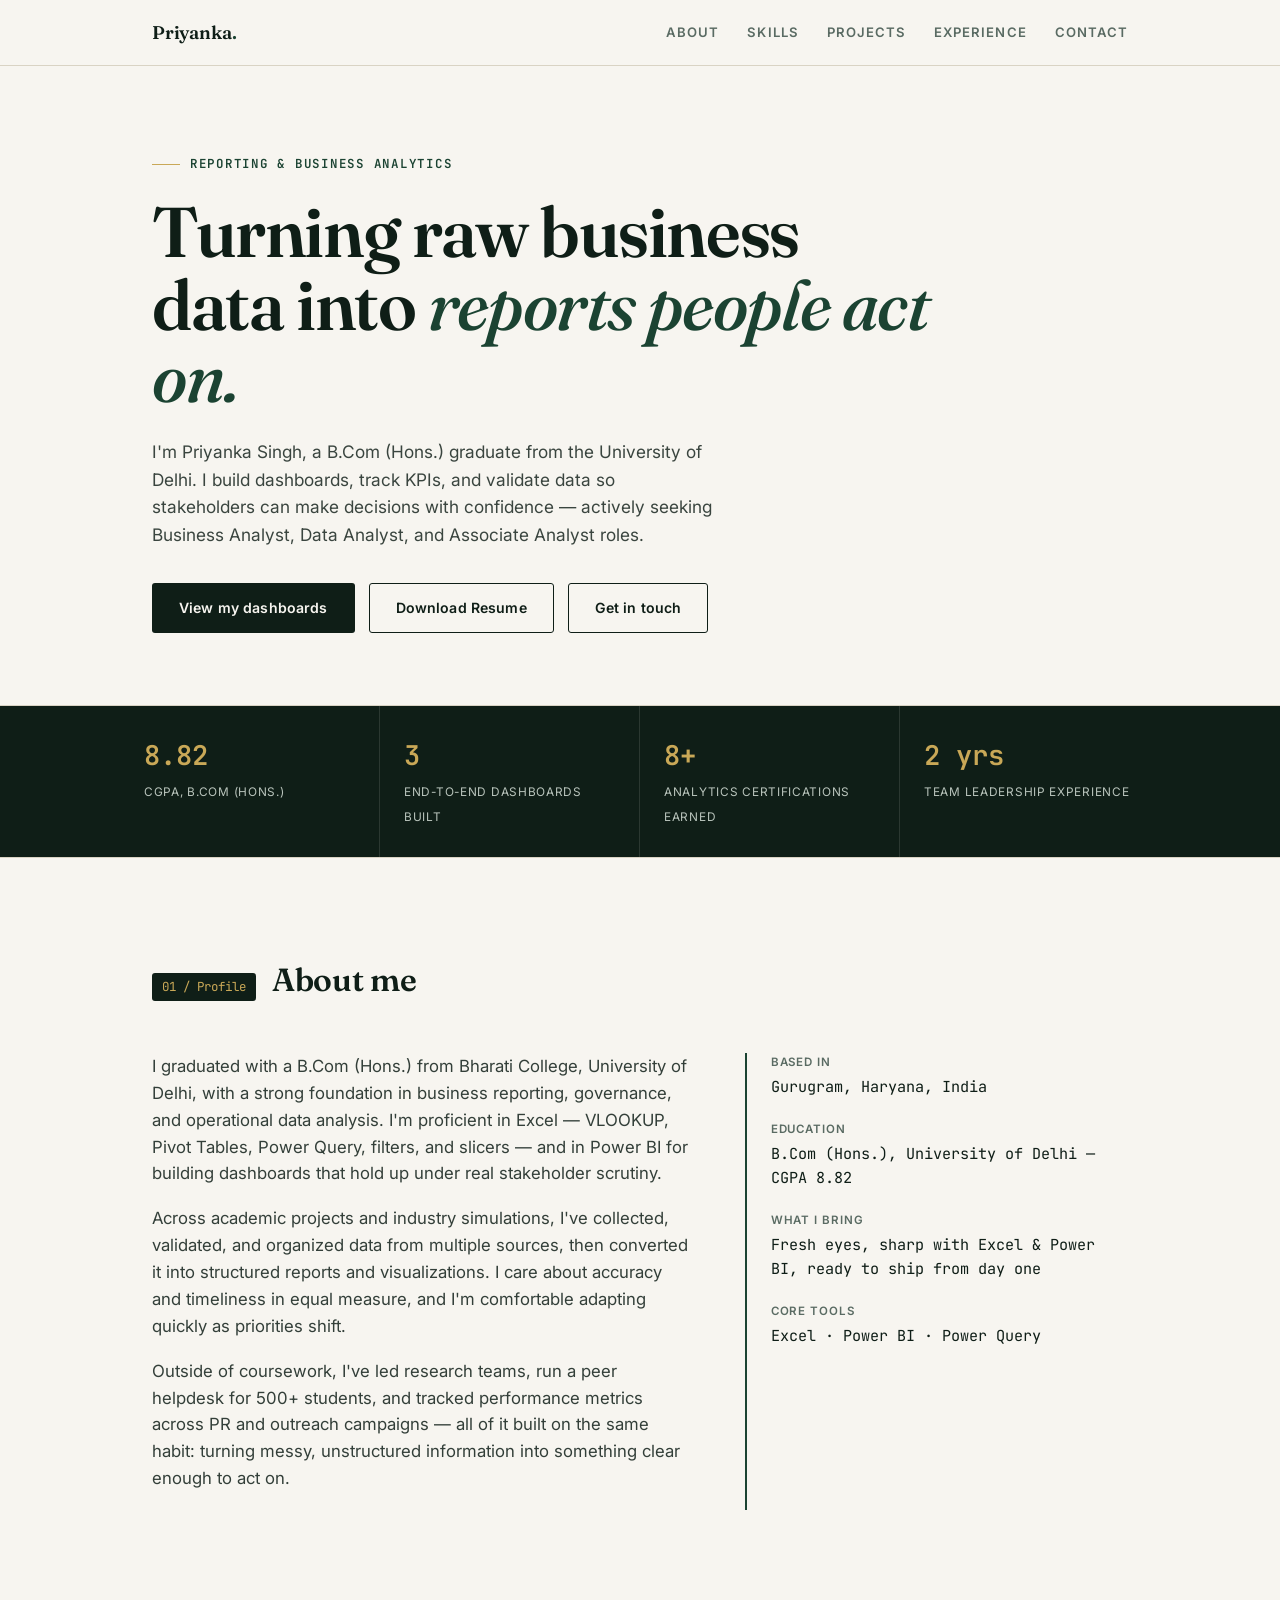
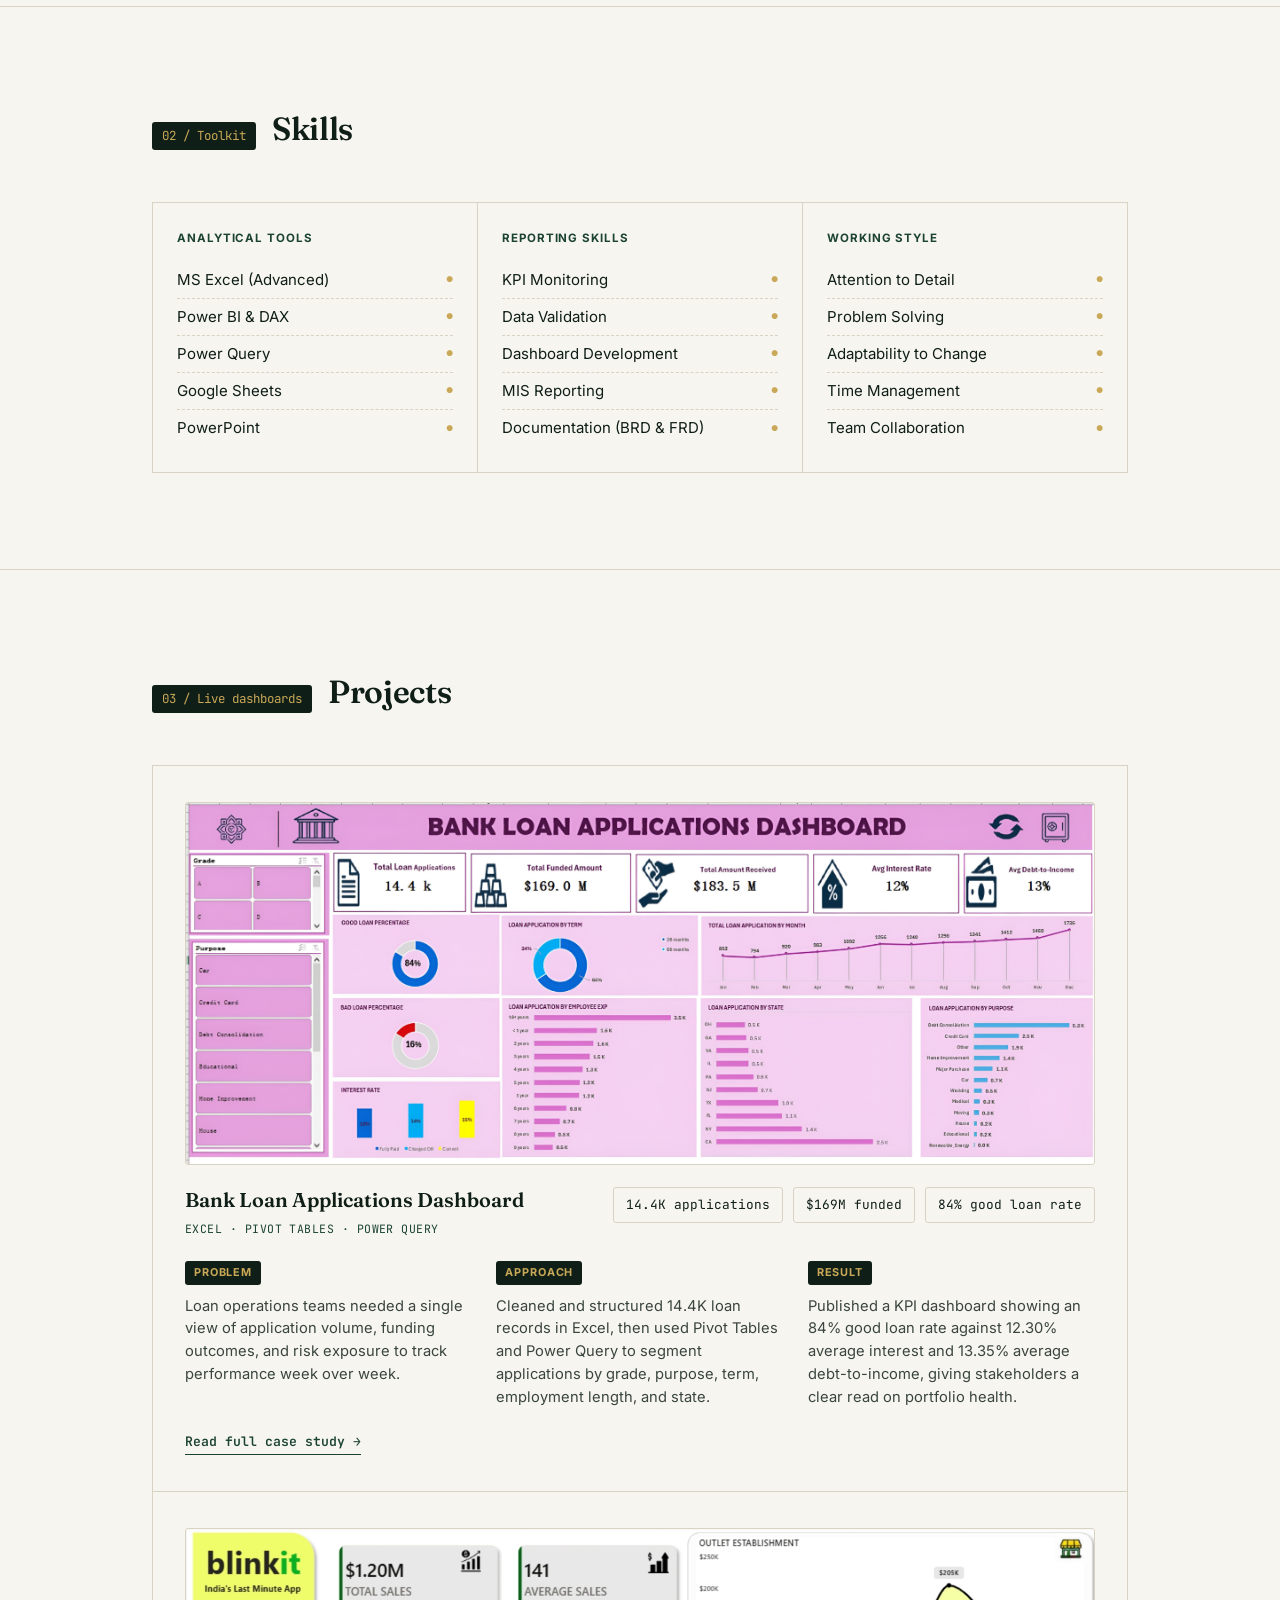
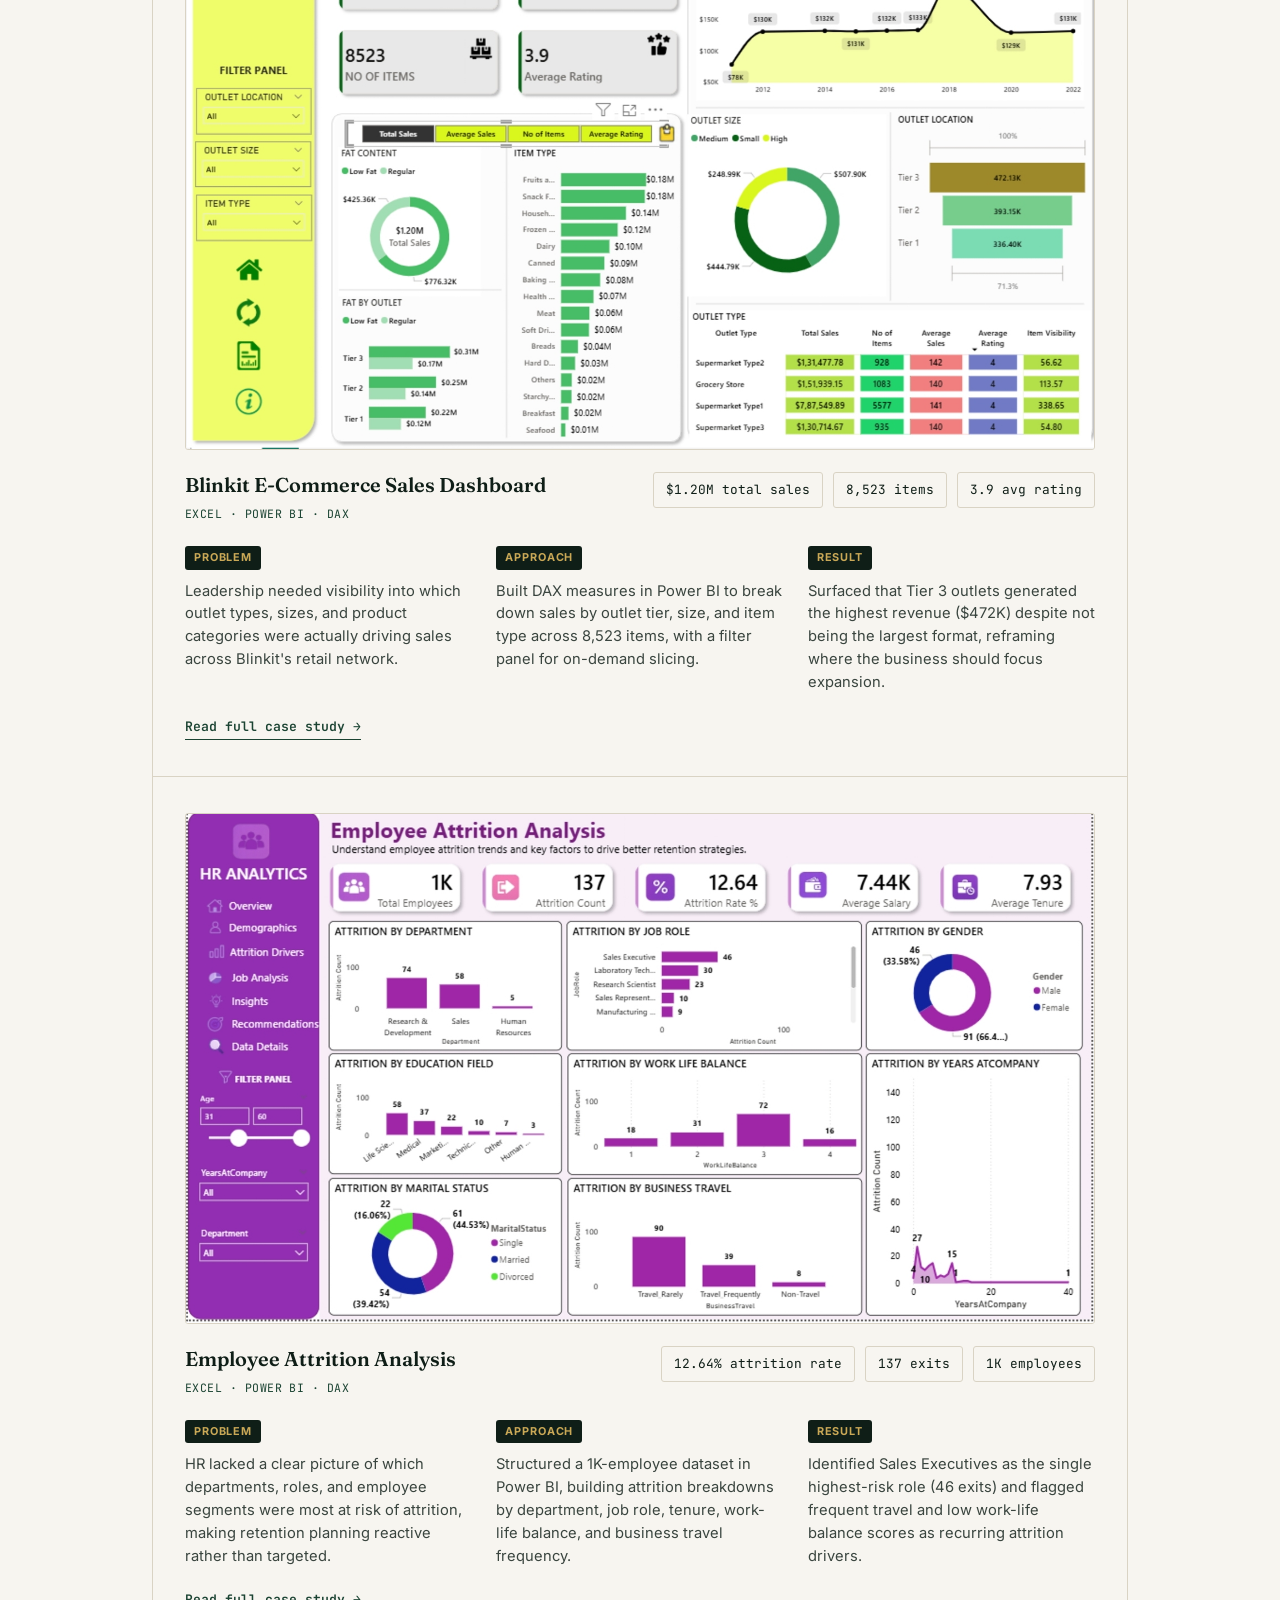
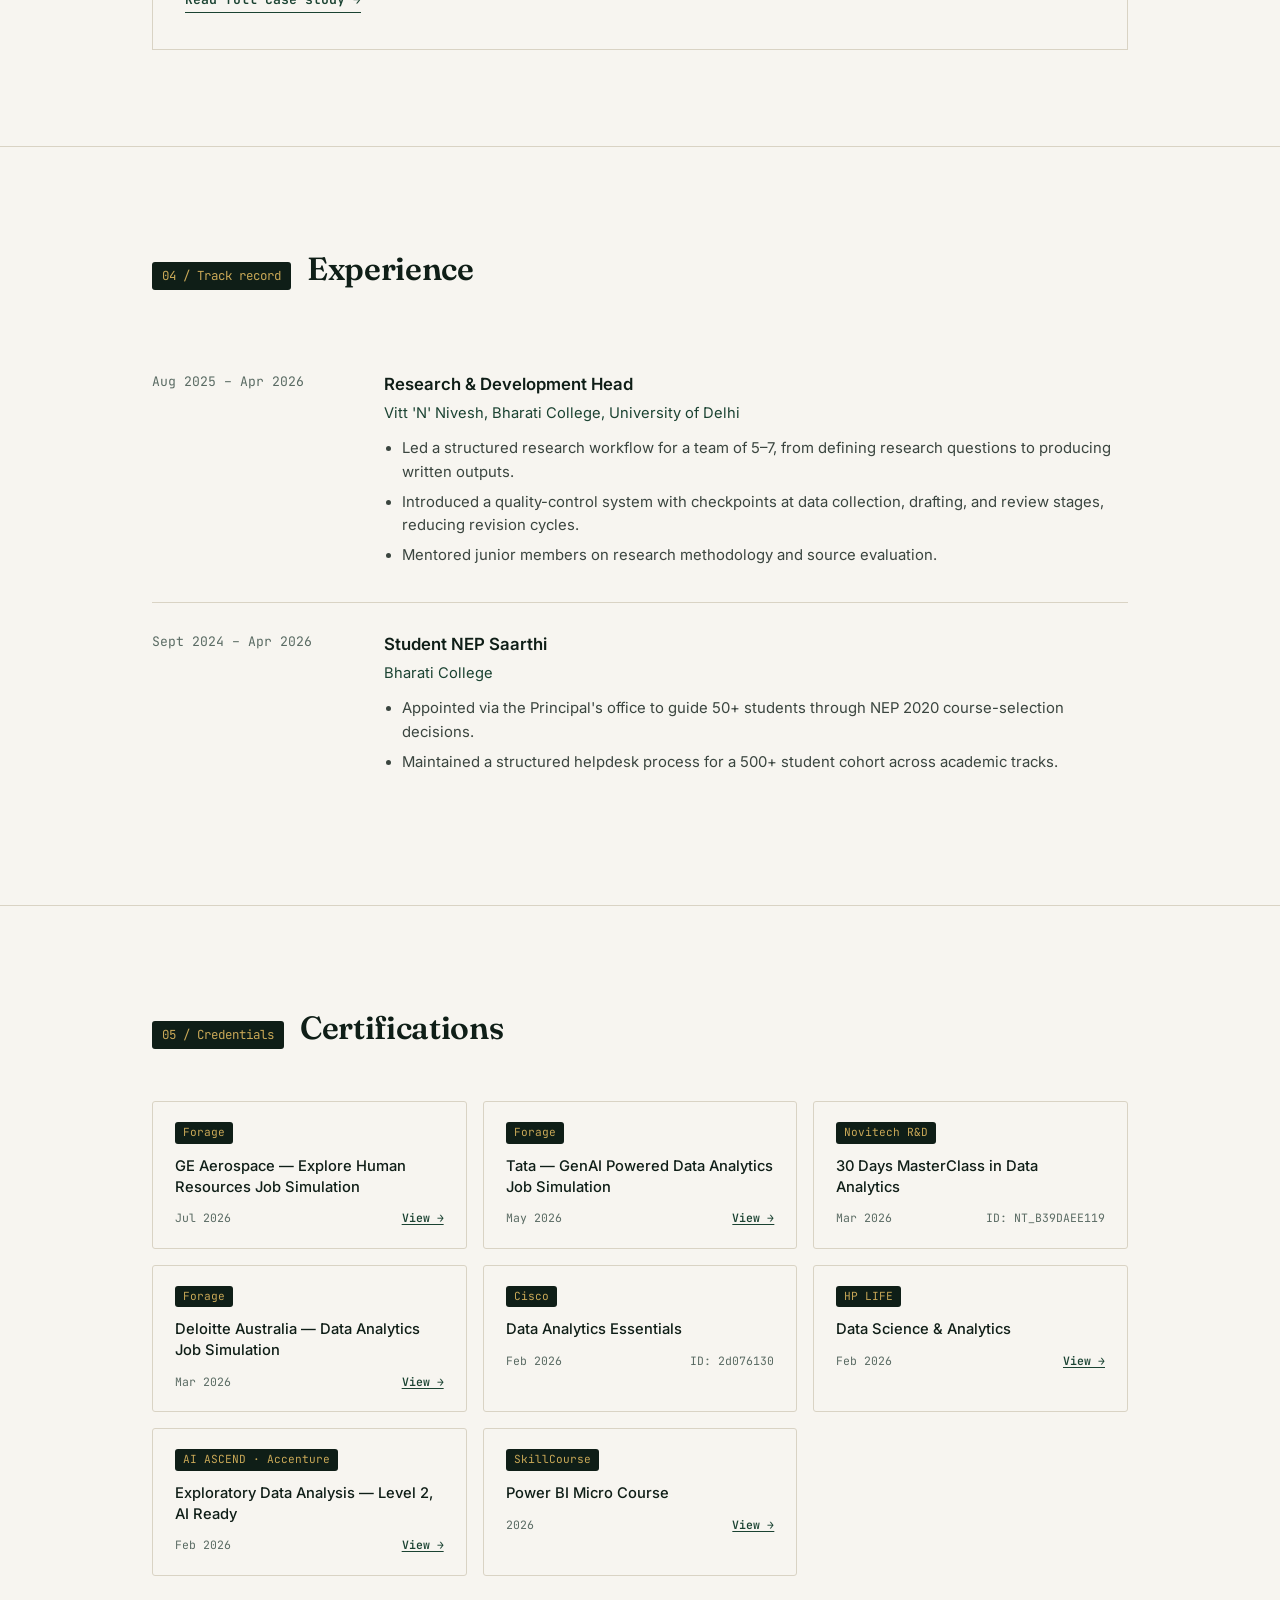
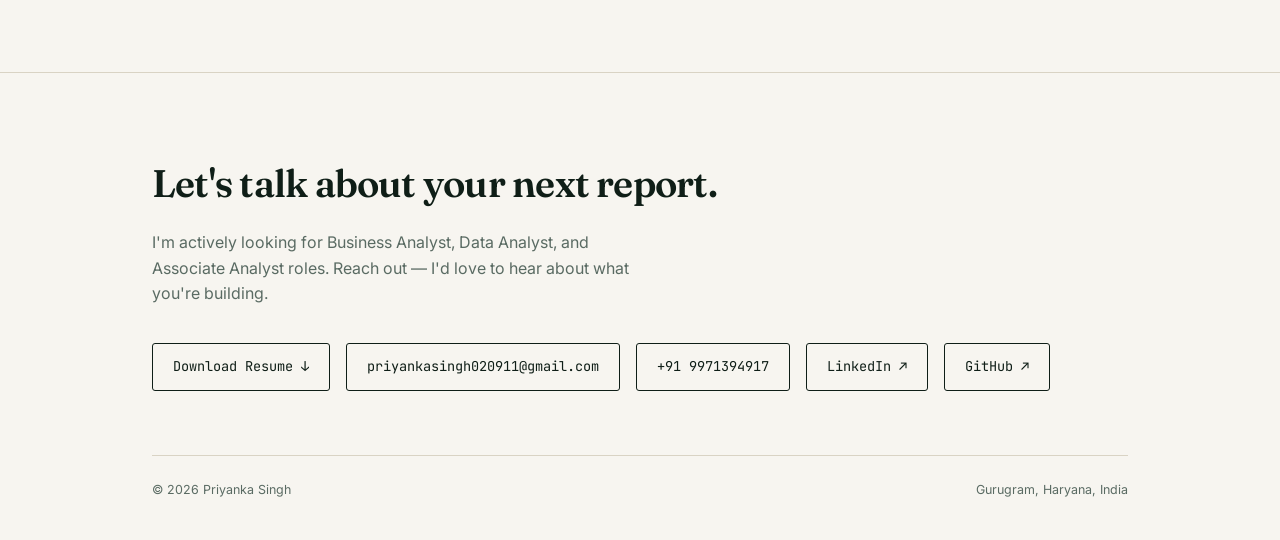
<file: index.html>
<!DOCTYPE html>
<html lang="en">
<head>
<meta charset="UTF-8">
<meta name="viewport" content="width=device-width, initial-scale=1.0">
<title>Priyanka Singh — Aspiring Business Analyst</title>
<link rel="preconnect" href="https://fonts.googleapis.com">
<link rel="preconnect" href="https://fonts.gstatic.com" crossorigin>
<link href="https://fonts.googleapis.com/css2?family=Fraunces:opsz,wght@9..144,400;9..144,500;9..144,600;9..144,700&family=Inter:wght@400;500;600;700&family=JetBrains+Mono:wght@400;500;600&display=swap" rel="stylesheet">
<style>
  :root {
    --ink: #0F1E17;
    --paper: #F7F5F0;
    --paper-dim: #EFEBE1;
    --forest: #1B4332;
    --forest-light: #2D6A4F;
    --gold: #C9A857;
    --sage: #5A6B63;
    --line: #D9D3C4;
    --radius: 3px;
  }

  * { margin: 0; padding: 0; box-sizing: border-box; }

  html { scroll-behavior: smooth; }

  body {
    background: var(--paper);
    color: var(--ink);
    font-family: 'Inter', sans-serif;
    line-height: 1.6;
    -webkit-font-smoothing: antialiased;
  }

  a { color: inherit; text-decoration: none; }

  ::selection { background: var(--gold); color: var(--ink); }

  .mono {
    font-family: 'JetBrains Mono', monospace;
    letter-spacing: 0.02em;
  }

  .wrap {
    max-width: 1040px;
    margin: 0 auto;
    padding: 0 32px;
  }

  /* ===== Skip link / focus ===== */
  a:focus-visible, button:focus-visible {
    outline: 2px solid var(--forest-light);
    outline-offset: 3px;
  }

  /* ===== Nav ===== */
  header.site-nav {
    position: sticky;
    top: 0;
    z-index: 50;
    background: rgba(247, 245, 240, 0.92);
    backdrop-filter: blur(8px);
    border-bottom: 1px solid var(--line);
  }

  .nav-inner {
    display: flex;
    align-items: center;
    justify-content: space-between;
    padding: 18px 32px;
    max-width: 1040px;
    margin: 0 auto;
  }

  .nav-mark {
    font-family: 'Fraunces', serif;
    font-weight: 600;
    font-size: 1.15rem;
    letter-spacing: -0.01em;
  }

  .nav-mark span {
    color: var(--forest);
  }

  nav.nav-links {
    display: flex;
    gap: 28px;
  }

  nav.nav-links a {
    font-size: 0.82rem;
    text-transform: uppercase;
    letter-spacing: 0.08em;
    font-weight: 600;
    color: var(--sage);
    transition: color 0.2s ease;
  }

  nav.nav-links a:hover { color: var(--forest); }

  .nav-toggle {
    display: none;
    background: none;
    border: none;
    cursor: pointer;
    flex-direction: column;
    gap: 4px;
    padding: 6px;
  }
  .nav-toggle span {
    width: 22px;
    height: 2px;
    background: var(--ink);
    display: block;
  }

  /* ===== Hero — report cover ===== */
  .hero {
    padding: 88px 0 0;
    position: relative;
  }

  .hero-eyebrow {
    font-size: 0.78rem;
    text-transform: uppercase;
    letter-spacing: 0.14em;
    color: var(--forest);
    font-weight: 600;
    display: flex;
    align-items: center;
    gap: 10px;
    margin-bottom: 22px;
  }

  .hero-eyebrow::before {
    content: '';
    width: 28px;
    height: 1px;
    background: var(--gold);
  }

  .hero h1 {
    font-family: 'Fraunces', serif;
    font-weight: 600;
    font-size: clamp(2.6rem, 6vw, 4.4rem);
    line-height: 1.03;
    letter-spacing: -0.02em;
    max-width: 780px;
  }

  .hero h1 em {
    font-style: italic;
    font-weight: 500;
    color: var(--forest);
  }

  .hero-sub {
    margin-top: 24px;
    max-width: 560px;
    font-size: 1.08rem;
    color: #3A453F;
  }

  .hero-actions {
    margin-top: 34px;
    display: flex;
    gap: 14px;
    flex-wrap: wrap;
  }

  .btn {
    display: inline-flex;
    align-items: center;
    gap: 8px;
    padding: 13px 26px;
    border-radius: var(--radius);
    font-size: 0.88rem;
    font-weight: 600;
    letter-spacing: 0.01em;
    transition: all 0.2s ease;
    border: 1px solid transparent;
  }

  .btn-primary {
    background: var(--ink);
    color: var(--paper);
  }
  .btn-primary:hover { background: var(--forest); }

  .btn-ghost {
    border-color: var(--ink);
    color: var(--ink);
  }
  .btn-ghost:hover { background: var(--ink); color: var(--paper); }

  /* KPI ticker — the signature element */
  .kpi-strip {
    margin-top: 72px;
    border-top: 1px solid var(--line);
    border-bottom: 1px solid var(--line);
    background: var(--ink);
  }

  .kpi-inner {
    max-width: 1040px;
    margin: 0 auto;
    display: grid;
    grid-template-columns: repeat(4, 1fr);
  }

  .kpi-cell {
    padding: 28px 24px;
    border-right: 1px solid rgba(247,245,240,0.12);
    color: var(--paper);
  }
  .kpi-cell:last-child { border-right: none; }

  .kpi-num {
    font-family: 'JetBrains Mono', monospace;
    font-size: 1.7rem;
    font-weight: 600;
    color: var(--gold);
    display: block;
  }

  .kpi-label {
    margin-top: 6px;
    font-size: 0.74rem;
    text-transform: uppercase;
    letter-spacing: 0.06em;
    color: #B9C4BC;
  }

  /* ===== Section shell ===== */
  section {
    padding: 96px 0;
    border-bottom: 1px solid var(--line);
  }

  .section-head {
    display: flex;
    align-items: baseline;
    gap: 16px;
    margin-bottom: 48px;
  }

  .section-tag {
    font-family: 'JetBrains Mono', monospace;
    font-size: 0.78rem;
    color: var(--gold);
    background: var(--ink);
    padding: 4px 10px;
    border-radius: var(--radius);
    white-space: nowrap;
  }

  .section-head h2 {
    font-family: 'Fraunces', serif;
    font-weight: 600;
    font-size: 2rem;
    letter-spacing: -0.01em;
  }

  /* ===== About ===== */
  .about-grid {
    display: grid;
    grid-template-columns: 1.4fr 1fr;
    gap: 56px;
  }

  .about-grid p {
    font-size: 1.05rem;
    color: #333f39;
    margin-bottom: 18px;
    max-width: 62ch;
  }

  .fact-list {
    border-left: 2px solid var(--forest);
    padding-left: 24px;
    display: flex;
    flex-direction: column;
    gap: 20px;
  }

  .fact-list dt {
    font-size: 0.72rem;
    text-transform: uppercase;
    letter-spacing: 0.08em;
    color: var(--sage);
    font-weight: 600;
  }

  .fact-list dd {
    font-family: 'JetBrains Mono', monospace;
    font-size: 0.95rem;
    margin-top: 4px;
  }

  /* ===== Skills ===== */
  .skills-board {
    display: grid;
    grid-template-columns: repeat(3, 1fr);
    gap: 1px;
    background: var(--line);
    border: 1px solid var(--line);
  }

  .skill-card {
    background: var(--paper);
    padding: 26px 24px;
  }

  .skill-card h3 {
    font-size: 0.72rem;
    text-transform: uppercase;
    letter-spacing: 0.08em;
    color: var(--forest);
    font-weight: 700;
    margin-bottom: 14px;
  }

  .skill-card ul { list-style: none; }

  .skill-card li {
    font-size: 0.94rem;
    padding: 6px 0;
    border-bottom: 1px dashed var(--line);
    display: flex;
    justify-content: space-between;
  }
  .skill-card li:last-child { border-bottom: none; }

  .skill-card li::after {
    content: '●';
    font-size: 0.5rem;
    color: var(--gold);
    align-self: center;
  }

  /* ===== Projects ===== */
  .project-list {
    display: flex;
    flex-direction: column;
    gap: 1px;
    background: var(--line);
    border: 1px solid var(--line);
  }

  .project-row {
    background: var(--paper);
    padding: 36px 32px;
    transition: background 0.2s ease;
  }

  .project-row:hover {
    background: var(--paper-dim);
  }

  .project-thumb {
    width: 100%;
    border-radius: var(--radius);
    border: 1px solid var(--line);
    overflow: hidden;
    margin-bottom: 22px;
    background: var(--ink);
  }

  .project-thumb img {
    width: 100%;
    height: auto;
    display: block;
  }

  .project-top {
    display: flex;
    justify-content: space-between;
    align-items: flex-start;
    gap: 20px;
    flex-wrap: wrap;
    margin-bottom: 20px;
  }

  .project-name {
    font-family: 'Fraunces', serif;
    font-weight: 600;
    font-size: 1.25rem;
    line-height: 1.25;
  }

  .project-tools {
    margin-top: 8px;
    font-family: 'JetBrains Mono', monospace;
    font-size: 0.72rem;
    color: var(--forest);
    text-transform: uppercase;
    letter-spacing: 0.04em;
  }

  .project-metrics {
    display: flex;
    gap: 10px;
    flex-wrap: wrap;
  }

  .project-metric {
    font-family: 'JetBrains Mono', monospace;
    font-size: 0.8rem;
    color: var(--ink);
    background: var(--paper);
    border: 1px solid var(--line);
    padding: 7px 12px;
    border-radius: var(--radius);
    white-space: nowrap;
  }

  .project-body {
    display: grid;
    grid-template-columns: repeat(3, 1fr);
    gap: 24px;
  }

  .project-stage dt {
    font-size: 0.68rem;
    text-transform: uppercase;
    letter-spacing: 0.08em;
    font-weight: 700;
    color: var(--gold);
    background: var(--ink);
    display: inline-block;
    padding: 3px 9px;
    border-radius: var(--radius);
    margin-bottom: 10px;
  }

  .project-stage dd {
    font-size: 0.92rem;
    color: #3A453F;
    line-height: 1.55;
  }

  .case-link {
    display: inline-block;
    margin-top: 22px;
    font-family: 'JetBrains Mono', monospace;
    font-size: 0.82rem;
    font-weight: 600;
    color: var(--forest);
    border-bottom: 1px solid var(--forest);
    padding-bottom: 2px;
    transition: color 0.2s ease, border-color 0.2s ease;
  }
  .case-link:hover {
    color: var(--ink);
    border-color: var(--ink);
  }

  /* ===== Experience ===== */
  .exp-item {
    display: grid;
    grid-template-columns: 200px 1fr;
    gap: 32px;
    padding: 28px 0;
    border-bottom: 1px solid var(--line);
  }
  .exp-item:last-child { border-bottom: none; }

  .exp-period {
    font-family: 'JetBrains Mono', monospace;
    font-size: 0.82rem;
    color: var(--sage);
  }

  .exp-role {
    font-weight: 600;
    font-size: 1.05rem;
    margin-bottom: 4px;
  }

  .exp-org {
    font-size: 0.92rem;
    color: var(--forest);
    margin-bottom: 12px;
  }

  .exp-item ul {
    padding-left: 18px;
  }
  .exp-item li {
    font-size: 0.93rem;
    color: #3A453F;
    margin-bottom: 6px;
  }

  /* ===== Certifications ===== */
  .cert-grid {
    display: grid;
    grid-template-columns: repeat(auto-fit, minmax(260px, 1fr));
    gap: 16px;
  }

  .cert-card {
    border: 1px solid var(--line);
    padding: 20px 22px;
    border-radius: var(--radius);
    background: var(--paper);
  }

  .cert-card {
    display: flex;
    flex-direction: column;
    gap: 8px;
  }

  .cert-card .cert-index {
    font-family: 'JetBrains Mono', monospace;
    font-size: 0.7rem;
    color: var(--gold);
    background: var(--ink);
    display: inline-block;
    padding: 2px 8px;
    border-radius: var(--radius);
    margin-bottom: 4px;
    width: fit-content;
  }

  .cert-card p { font-size: 0.92rem; font-weight: 500; line-height: 1.4; }

  .cert-meta {
    display: flex;
    justify-content: space-between;
    align-items: center;
    margin-top: 4px;
  }

  .cert-date {
    font-family: 'JetBrains Mono', monospace;
    font-size: 0.72rem;
    color: var(--sage);
  }

  .cert-link {
    font-family: 'JetBrains Mono', monospace;
    font-size: 0.72rem;
    font-weight: 600;
    color: var(--forest);
    text-decoration: underline;
    text-underline-offset: 2px;
  }
  .cert-link:hover { color: var(--ink); }

  /* ===== Contact / Footer ===== */
  footer {
    padding: 80px 0 40px;
  }

  .contact-block h2 {
    font-family: 'Fraunces', serif;
    font-weight: 600;
    font-size: 2.4rem;
    letter-spacing: -0.02em;
    max-width: 600px;
  }

  .contact-block p {
    margin-top: 16px;
    color: var(--sage);
    max-width: 480px;
  }

  .contact-links {
    margin-top: 36px;
    display: flex;
    gap: 16px;
    flex-wrap: wrap;
  }

  .contact-links a {
    font-family: 'JetBrains Mono', monospace;
    font-size: 0.85rem;
    padding: 12px 20px;
    border: 1px solid var(--ink);
    border-radius: var(--radius);
    transition: all 0.2s ease;
  }
  .contact-links a:hover {
    background: var(--ink);
    color: var(--paper);
  }

  .footer-bottom {
    margin-top: 64px;
    padding-top: 24px;
    border-top: 1px solid var(--line);
    display: flex;
    justify-content: space-between;
    font-size: 0.78rem;
    color: var(--sage);
    flex-wrap: wrap;
    gap: 10px;
  }

  /* ===== Reveal on scroll ===== */
  .reveal {
    opacity: 0;
    transform: translateY(16px);
    transition: opacity 0.6s ease, transform 0.6s ease;
  }
  .reveal.is-visible {
    opacity: 1;
    transform: translateY(0);
  }

  @media (prefers-reduced-motion: reduce) {
    .reveal { opacity: 1; transform: none; transition: none; }
    html { scroll-behavior: auto; }
  }

  /* ===== Responsive ===== */
  @media (max-width: 860px) {
    .about-grid { grid-template-columns: 1fr; }
    .skills-board { grid-template-columns: 1fr 1fr; }
    .kpi-inner { grid-template-columns: 1fr 1fr; }
    .kpi-cell:nth-child(2) { border-right: none; }
    .kpi-cell { border-bottom: 1px solid rgba(247,245,240,0.12); }
    .project-body { grid-template-columns: 1fr; gap: 18px; }
    .exp-item { grid-template-columns: 1fr; gap: 8px; }
  }

  @media (max-width: 640px) {
    .wrap, .nav-inner { padding-left: 20px; padding-right: 20px; }
    nav.nav-links { display: none; position: absolute; top: 100%; left: 0; right: 0; background: var(--paper); flex-direction: column; padding: 20px; border-bottom: 1px solid var(--line); gap: 18px; }
    nav.nav-links.open { display: flex; }
    .nav-toggle { display: flex; }
    .skills-board { grid-template-columns: 1fr; }
    section { padding: 64px 0; }
    .contact-block h2 { font-size: 1.8rem; }
  }
</style>
</head>
<body>

<header class="site-nav">
  <div class="nav-inner">
    <a href="#top" class="nav-mark">Priyanka<span>.</span></a>
    <nav class="nav-links" id="navLinks">
      <a href="#about">About</a>
      <a href="#skills">Skills</a>
      <a href="#projects">Projects</a>
      <a href="#experience">Experience</a>
      <a href="#contact">Contact</a>
    </nav>
    <button class="nav-toggle" id="navToggle" aria-label="Toggle menu" aria-expanded="false">
      <span></span><span></span><span></span>
    </button>
  </div>
</header>

<main id="top">

  <!-- HERO -->
  <section class="hero" style="border-bottom:none; padding-bottom:0;">
    <div class="wrap">
      <p class="hero-eyebrow mono">Reporting &amp; Business Analytics</p>
      <h1>Turning raw business data into <em>reports people act on.</em></h1>
      <p class="hero-sub">I'm Priyanka Singh, a B.Com (Hons.) graduate from the University of Delhi. I build dashboards, track KPIs, and validate data so stakeholders can make decisions with confidence — actively seeking Business Analyst, Data Analyst, and Associate Analyst roles.</p>
      <div class="hero-actions">
        <a href="#projects" class="btn btn-primary">View my dashboards</a>
        <a href="Priyanka_Singh__Resume.pdf" class="btn btn-ghost" target="_blank" rel="noopener" download>Download Resume</a>
        <a href="mailto:priyankasingh020911@gmail.com" class="btn btn-ghost">Get in touch</a>
      </div>
    </div>

    <div class="kpi-strip">
      <div class="kpi-inner">
        <div class="kpi-cell">
          <span class="kpi-num">8.82</span>
          <span class="kpi-label">CGPA, B.Com (Hons.)</span>
        </div>
        <div class="kpi-cell">
          <span class="kpi-num">3</span>
          <span class="kpi-label">End-to-end dashboards built</span>
        </div>
        <div class="kpi-cell">
          <span class="kpi-num">8+</span>
          <span class="kpi-label">Analytics certifications earned</span>
        </div>
        <div class="kpi-cell">
          <span class="kpi-num">2 yrs</span>
          <span class="kpi-label">Team leadership experience</span>
        </div>
      </div>
    </div>
  </section>

  <!-- ABOUT -->
  <section id="about">
    <div class="wrap">
      <div class="section-head">
        <span class="section-tag">01 / Profile</span>
        <h2>About me</h2>
      </div>
      <div class="about-grid">
        <div class="reveal">
          <p>I graduated with a B.Com (Hons.) from Bharati College, University of Delhi, with a strong foundation in business reporting, governance, and operational data analysis. I'm proficient in Excel — VLOOKUP, Pivot Tables, Power Query, filters, and slicers — and in Power BI for building dashboards that hold up under real stakeholder scrutiny.</p>
          <p>Across academic projects and industry simulations, I've collected, validated, and organized data from multiple sources, then converted it into structured reports and visualizations. I care about accuracy and timeliness in equal measure, and I'm comfortable adapting quickly as priorities shift.</p>
          <p>Outside of coursework, I've led research teams, run a peer helpdesk for 500+ students, and tracked performance metrics across PR and outreach campaigns — all of it built on the same habit: turning messy, unstructured information into something clear enough to act on.</p>
        </div>
        <dl class="fact-list reveal">
          <div>
            <dt>Based in</dt>
            <dd>Gurugram, Haryana, India</dd>
          </div>
          <div>
            <dt>Education</dt>
            <dd>B.Com (Hons.), University of Delhi — CGPA 8.82</dd>
          </div>
          <div>
            <dt>What I bring</dt>
            <dd>Fresh eyes, sharp with Excel &amp; Power BI, ready to ship from day one</dd>
          </div>
          <div>
            <dt>Core tools</dt>
            <dd>Excel · Power BI · Power Query</dd>
          </div>
        </dl>
      </div>
    </div>
  </section>

  <!-- SKILLS -->
  <section id="skills">
    <div class="wrap">
      <div class="section-head">
        <span class="section-tag">02 / Toolkit</span>
        <h2>Skills</h2>
      </div>
      <div class="skills-board reveal">
        <div class="skill-card">
          <h3>Analytical tools</h3>
          <ul>
            <li>MS Excel (Advanced)</li>
            <li>Power BI &amp; DAX</li>
            <li>Power Query</li>
            <li>Google Sheets</li>
            <li>PowerPoint</li>
          </ul>
        </div>
        <div class="skill-card">
          <h3>Reporting skills</h3>
          <ul>
            <li>KPI Monitoring</li>
            <li>Data Validation</li>
            <li>Dashboard Development</li>
            <li>MIS Reporting</li>
            <li>Documentation (BRD &amp; FRD)</li>
          </ul>
        </div>
        <div class="skill-card">
          <h3>Working style</h3>
          <ul>
            <li>Attention to Detail</li>
            <li>Problem Solving</li>
            <li>Adaptability to Change</li>
            <li>Time Management</li>
            <li>Team Collaboration</li>
          </ul>
        </div>
      </div>
    </div>
  </section>

  <!-- PROJECTS -->
  <section id="projects">
    <div class="wrap">
      <div class="section-head">
        <span class="section-tag">03 / Live dashboards</span>
        <h2>Projects</h2>
      </div>
      <div class="project-list reveal">

        <div class="project-row">
          <div class="project-thumb">
            <img src="dashboard-loans.png" alt="Bank Loan Applications Dashboard screenshot" loading="lazy">
          </div>
          <div class="project-top">
            <div>
              <div class="project-name">Bank Loan Applications Dashboard</div>
              <div class="project-tools">Excel · Pivot Tables · Power Query</div>
            </div>
            <div class="project-metrics">
              <span class="project-metric">14.4K applications</span>
              <span class="project-metric">$169M funded</span>
              <span class="project-metric">84% good loan rate</span>
            </div>
          </div>
          <dl class="project-body">
            <div class="project-stage">
              <dt>Problem</dt>
              <dd>Loan operations teams needed a single view of application volume, funding outcomes, and risk exposure to track performance week over week.</dd>
            </div>
            <div class="project-stage">
              <dt>Approach</dt>
              <dd>Cleaned and structured 14.4K loan records in Excel, then used Pivot Tables and Power Query to segment applications by grade, purpose, term, employment length, and state.</dd>
            </div>
            <div class="project-stage">
              <dt>Result</dt>
              <dd>Published a KPI dashboard showing an 84% good loan rate against 12.30% average interest and 13.35% average debt-to-income, giving stakeholders a clear read on portfolio health.</dd>
            </div>
          </dl>
          <a class="case-link" href="case-study-loans.html">Read full case study →</a>
        </div>

        <div class="project-row">
          <div class="project-thumb">
            <img src="dashboard-blinkit.png" alt="Blinkit E-Commerce Sales Dashboard screenshot" loading="lazy">
          </div>
          <div class="project-top">
            <div>
              <div class="project-name">Blinkit E-Commerce Sales Dashboard</div>
              <div class="project-tools">Excel · Power BI · DAX</div>
            </div>
            <div class="project-metrics">
              <span class="project-metric">$1.20M total sales</span>
              <span class="project-metric">8,523 items</span>
              <span class="project-metric">3.9 avg rating</span>
            </div>
          </div>
          <dl class="project-body">
            <div class="project-stage">
              <dt>Problem</dt>
              <dd>Leadership needed visibility into which outlet types, sizes, and product categories were actually driving sales across Blinkit's retail network.</dd>
            </div>
            <div class="project-stage">
              <dt>Approach</dt>
              <dd>Built DAX measures in Power BI to break down sales by outlet tier, size, and item type across 8,523 items, with a filter panel for on-demand slicing.</dd>
            </div>
            <div class="project-stage">
              <dt>Result</dt>
              <dd>Surfaced that Tier 3 outlets generated the highest revenue ($472K) despite not being the largest format, reframing where the business should focus expansion.</dd>
            </div>
          </dl>
          <a class="case-link" href="case-study-blinkit.html">Read full case study →</a>
        </div>

        <div class="project-row">
          <div class="project-thumb">
            <img src="dashboard-attrition.png" alt="Employee Attrition Analysis dashboard screenshot" loading="lazy">
          </div>
          <div class="project-top">
            <div>
              <div class="project-name">Employee Attrition Analysis</div>
              <div class="project-tools">Excel · Power BI · DAX</div>
            </div>
            <div class="project-metrics">
              <span class="project-metric">12.64% attrition rate</span>
              <span class="project-metric">137 exits</span>
              <span class="project-metric">1K employees</span>
            </div>
          </div>
          <dl class="project-body">
            <div class="project-stage">
              <dt>Problem</dt>
              <dd>HR lacked a clear picture of which departments, roles, and employee segments were most at risk of attrition, making retention planning reactive rather than targeted.</dd>
            </div>
            <div class="project-stage">
              <dt>Approach</dt>
              <dd>Structured a 1K-employee dataset in Power BI, building attrition breakdowns by department, job role, tenure, work-life balance, and business travel frequency.</dd>
            </div>
            <div class="project-stage">
              <dt>Result</dt>
              <dd>Identified Sales Executives as the single highest-risk role (46 exits) and flagged frequent travel and low work-life balance scores as recurring attrition drivers.</dd>
            </div>
          </dl>
          <a class="case-link" href="case-study-attrition.html">Read full case study →</a>
        </div>

      </div>
    </div>
  </section>

  <!-- EXPERIENCE -->
  <section id="experience">
    <div class="wrap">
      <div class="section-head">
        <span class="section-tag">04 / Track record</span>
        <h2>Experience</h2>
      </div>
      <div class="reveal">
        <div class="exp-item">
          <div class="exp-period">Aug 2025 – Apr 2026</div>
          <div>
            <div class="exp-role">Research &amp; Development Head</div>
            <div class="exp-org">Vitt 'N' Nivesh, Bharati College, University of Delhi</div>
            <ul>
              <li>Led a structured research workflow for a team of 5–7, from defining research questions to producing written outputs.</li>
              <li>Introduced a quality-control system with checkpoints at data collection, drafting, and review stages, reducing revision cycles.</li>
              <li>Mentored junior members on research methodology and source evaluation.</li>
            </ul>
          </div>
        </div>
        <div class="exp-item">
          <div class="exp-period">Sept 2024 – Apr 2026</div>
          <div>
            <div class="exp-role">Student NEP Saarthi</div>
            <div class="exp-org">Bharati College</div>
            <ul>
              <li>Appointed via the Principal's office to guide 50+ students through NEP 2020 course-selection decisions.</li>
              <li>Maintained a structured helpdesk process for a 500+ student cohort across academic tracks.</li>
            </ul>
          </div>
        </div>
      </div>
    </div>
  </section>

  <!-- CERTIFICATIONS -->
  <section id="certifications">
    <div class="wrap">
      <div class="section-head">
        <span class="section-tag">05 / Credentials</span>
        <h2>Certifications</h2>
      </div>
      <div class="cert-grid reveal">
        <div class="cert-card">
          <span class="cert-index">Forage</span>
          <p>GE Aerospace — Explore Human Resources Job Simulation</p>
          <div class="cert-meta">
            <span class="cert-date">Jul 2026</span>
            <a class="cert-link" href="https://www.theforage.com/completion-certificates/ay2tsYxaTif7Nt6z7/bAPubTkawzGexc6TT_ay2tsYxaTif7Nt6z7_695a4d94f76d215bcfd2c81d_1783082467438_completion_certificate.pdf" target="_blank" rel="noopener">View →</a>
          </div>
        </div>
        <div class="cert-card">
          <span class="cert-index">Forage</span>
          <p>Tata — GenAI Powered Data Analytics Job Simulation</p>
          <div class="cert-meta">
            <span class="cert-date">May 2026</span>
            <a class="cert-link" href="https://www.theforage.com/completion-certificates/ifobHAoMjQs9s6bKS/gMTdCXwDdLYoXZ3wG_ifobHAoMjQs9s6bKS_695a4d94f76d215bcfd2c81d_1779069099591_completion_certificate.pdf" target="_blank" rel="noopener">View →</a>
          </div>
        </div>
        <div class="cert-card">
          <span class="cert-index">Novitech R&amp;D</span>
          <p>30 Days MasterClass in Data Analytics</p>
          <div class="cert-meta">
            <span class="cert-date">Mar 2026</span>
            <span class="cert-date">ID: NT_B39DAEE119</span>
          </div>
        </div>
        <div class="cert-card">
          <span class="cert-index">Forage</span>
          <p>Deloitte Australia — Data Analytics Job Simulation</p>
          <div class="cert-meta">
            <span class="cert-date">Mar 2026</span>
            <a class="cert-link" href="https://www.theforage.com/completion-certificates/9PBTqmSxAf6zZTseP/io9DzWKe3PTsiS6GG_9PBTqmSxAf6zZTseP_695a4d94f76d215bcfd2c81d_1772684904843_completion_certificate.pdf" target="_blank" rel="noopener">View →</a>
          </div>
        </div>
        <div class="cert-card">
          <span class="cert-index">Cisco</span>
          <p>Data Analytics Essentials</p>
          <div class="cert-meta">
            <span class="cert-date">Feb 2026</span>
            <span class="cert-date">ID: 2d076130</span>
          </div>
        </div>
        <div class="cert-card">
          <span class="cert-index">HP LIFE</span>
          <p>Data Science &amp; Analytics</p>
          <div class="cert-meta">
            <span class="cert-date">Feb 2026</span>
            <a class="cert-link" href="https://www.life-global.org/certificate/89b80d7c-1727-48f4-83a2-049d3aeaee5f" target="_blank" rel="noopener">View →</a>
          </div>
        </div>
        <div class="cert-card">
          <span class="cert-index">AI ASCEND · Accenture</span>
          <p>Exploratory Data Analysis — Level 2, AI Ready</p>
          <div class="cert-meta">
            <span class="cert-date">Feb 2026</span>
            <a class="cert-link" href="https://dc523xlq.r.ap-southeast-1.awstrack.me/L0/https:%2F%2Ffsprimecertificate.s3-ap-southeast-1.amazonaws.com%2FPriyanka-priyankasingh022026@gmail.com-6741042.pdf/1/010e019c6abde9cf-951107e6-7e50-4582-9d02-744256616e20-000000/etwIpUHSDML-unfcXHxBCTHPLI0=250" target="_blank" rel="noopener">View →</a>
          </div>
        </div>
        <div class="cert-card">
          <span class="cert-index">SkillCourse</span>
          <p>Power BI Micro Course</p>
          <div class="cert-meta">
            <span class="cert-date">2026</span>
            <a class="cert-link" href="https://exam.skillcourse.in/student/view_certificate.php?uid=SC-FDBC05CE29" target="_blank" rel="noopener">View →</a>
          </div>
        </div>
      </div>
    </div>
  </section>

  <!-- CONTACT -->
  <footer id="contact">
    <div class="wrap">
      <div class="contact-block reveal">
        <h2>Let's talk about your next report.</h2>
        <p>I'm actively looking for Business Analyst, Data Analyst, and Associate Analyst roles. Reach out — I'd love to hear about what you're building.</p>
        <div class="contact-links">
          <a href="Priyanka_Singh__Resume.pdf" target="_blank" rel="noopener" download>Download Resume ↓</a>
          <a href="mailto:priyankasingh020911@gmail.com">priyankasingh020911@gmail.com</a>
          <a href="tel:+919971394917">+91 9971394917</a>
          <a href="https://www.linkedin.com/in/priyankasingh-analyst" target="_blank" rel="noopener">LinkedIn ↗</a>
          <a href="https://github.com/priyankasingh-analyst" target="_blank" rel="noopener">GitHub ↗</a>
        </div>
      </div>
      <div class="footer-bottom">
        <span>© 2026 Priyanka Singh</span>
        <span>Gurugram, Haryana, India</span>
      </div>
    </div>
  </footer>

</main>

<script>
  // Mobile nav toggle
  const navToggle = document.getElementById('navToggle');
  const navLinks = document.getElementById('navLinks');
  navToggle.addEventListener('click', () => {
    const isOpen = navLinks.classList.toggle('open');
    navToggle.setAttribute('aria-expanded', isOpen);
  });
  navLinks.querySelectorAll('a').forEach(link => {
    link.addEventListener('click', () => {
      navLinks.classList.remove('open');
      navToggle.setAttribute('aria-expanded', false);
    });
  });

  // Scroll reveal
  const revealEls = document.querySelectorAll('.reveal');
  if ('IntersectionObserver' in window) {
    const io = new IntersectionObserver((entries) => {
      entries.forEach(entry => {
        if (entry.isIntersecting) {
          entry.target.classList.add('is-visible');
          io.unobserve(entry.target);
        }
      });
    }, { threshold: 0.15 });
    revealEls.forEach(el => io.observe(el));
  } else {
    revealEls.forEach(el => el.classList.add('is-visible'));
  }
</script>

</body>
</html>
</file>
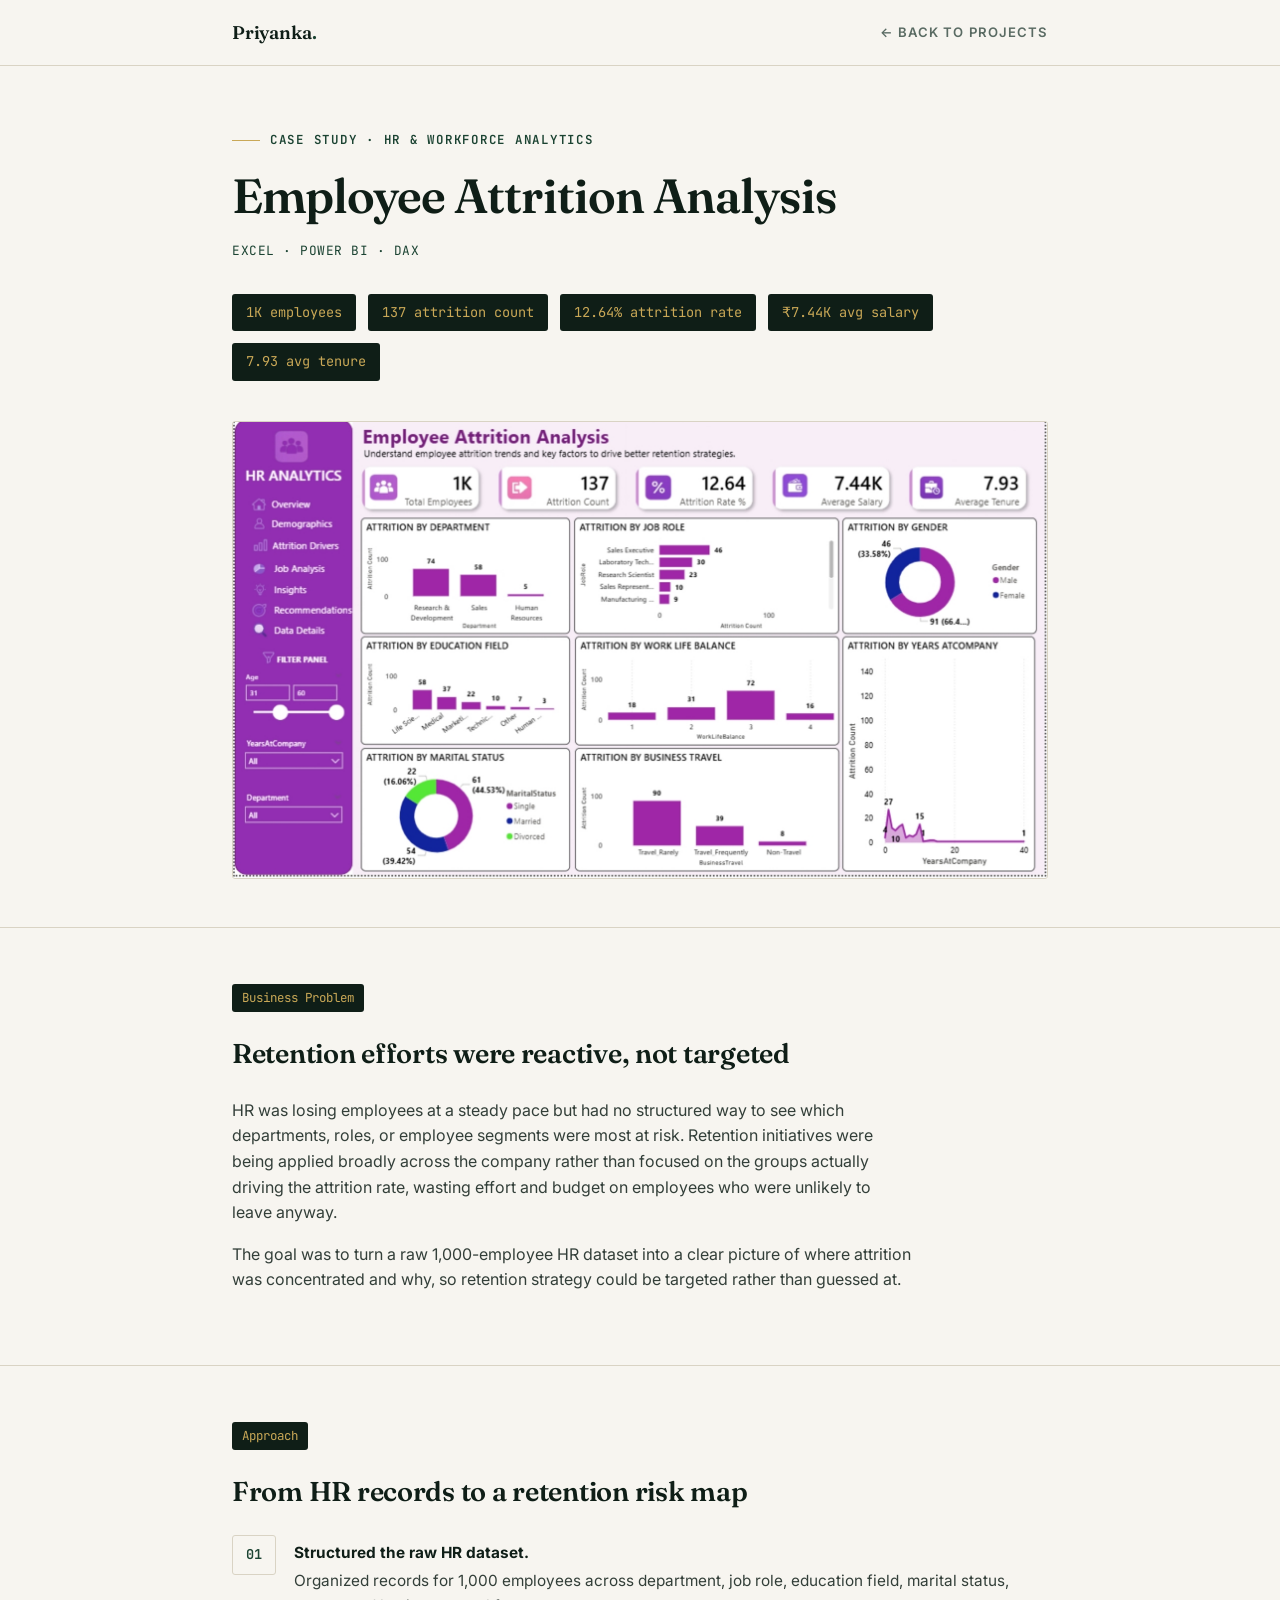
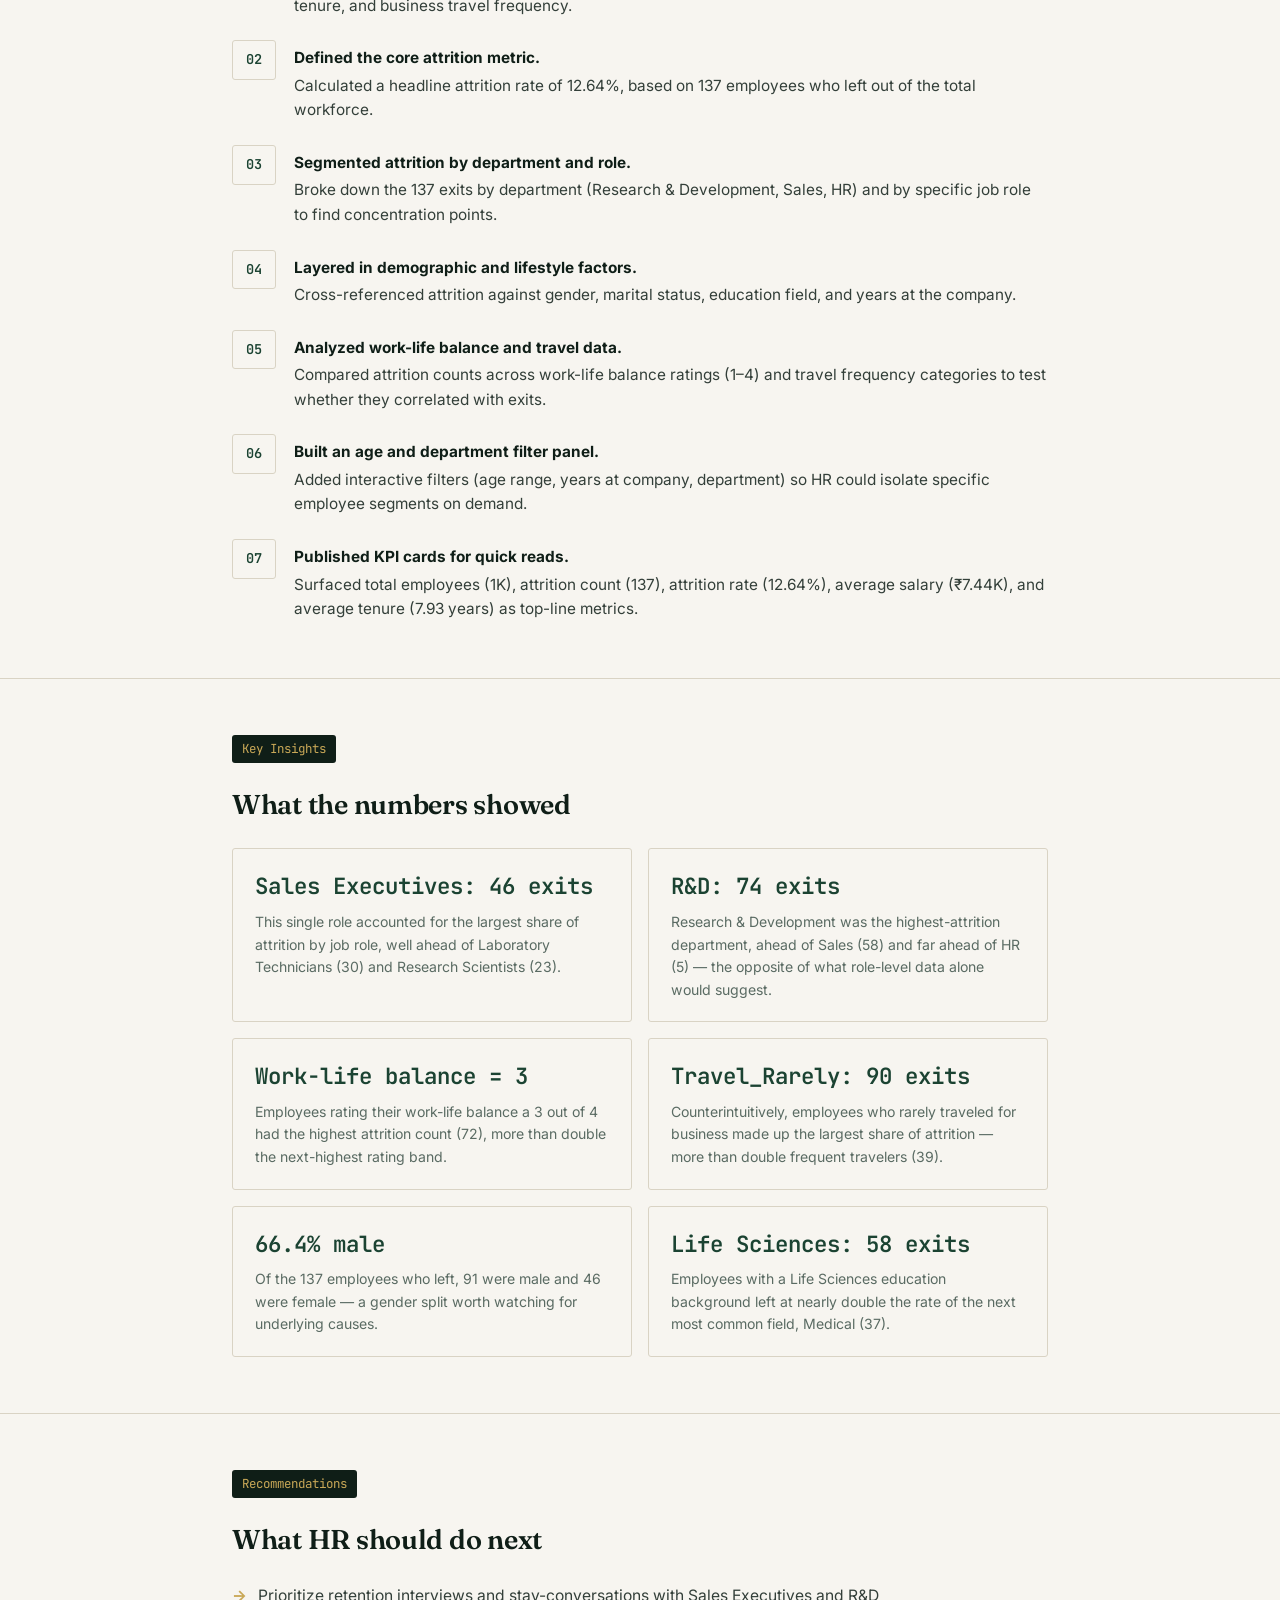
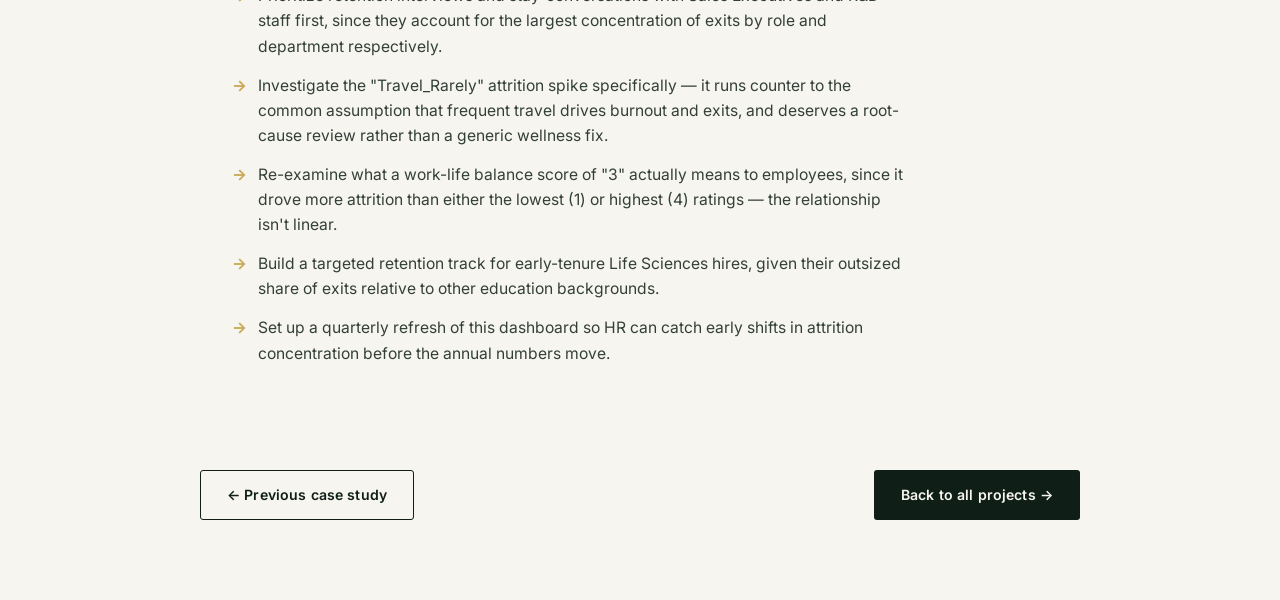
<file: case-study-attrition.html>
<!DOCTYPE html>
<html lang="en">
<head>
<meta charset="UTF-8">
<meta name="viewport" content="width=device-width, initial-scale=1.0">
<title>Case Study: Employee Attrition Analysis — Priyanka Singh</title>
<link rel="preconnect" href="https://fonts.googleapis.com">
<link rel="preconnect" href="https://fonts.gstatic.com" crossorigin>
<link href="https://fonts.googleapis.com/css2?family=Fraunces:opsz,wght@9..144,400;9..144,500;9..144,600;9..144,700&family=Inter:wght@400;500;600;700&family=JetBrains+Mono:wght@400;500;600&display=swap" rel="stylesheet">
<link rel="stylesheet" href="case-study.css">
</head>
<body>

<header class="site-nav">
  <div class="nav-inner">
    <a href="index.html" class="nav-mark">Priyanka<span>.</span></a>
    <a href="index.html#projects" class="back-link">← Back to projects</a>
  </div>
</header>

<main>
  <section class="cs-hero">
    <div class="wrap">
      <p class="cs-eyebrow mono">Case Study · HR &amp; Workforce Analytics</p>
      <h1>Employee Attrition Analysis</h1>
      <p class="cs-tools">Excel · Power BI · DAX</p>
      <div class="cs-kpis">
        <span class="cs-kpi">1K employees</span>
        <span class="cs-kpi">137 attrition count</span>
        <span class="cs-kpi">12.64% attrition rate</span>
        <span class="cs-kpi">₹7.44K avg salary</span>
        <span class="cs-kpi">7.93 avg tenure</span>
      </div>
      <div class="cs-dashboard-img">
        <img src="dashboard-attrition.png" alt="Employee Attrition Analysis dashboard full screenshot">
      </div>
    </div>
  </section>

  <section class="cs-section">
    <div class="wrap">
      <span class="cs-section-tag">Business Problem</span>
      <h2>Retention efforts were reactive, not targeted</h2>
      <p>HR was losing employees at a steady pace but had no structured way to see which departments, roles, or employee segments were most at risk. Retention initiatives were being applied broadly across the company rather than focused on the groups actually driving the attrition rate, wasting effort and budget on employees who were unlikely to leave anyway.</p>
      <p>The goal was to turn a raw 1,000-employee HR dataset into a clear picture of where attrition was concentrated and why, so retention strategy could be targeted rather than guessed at.</p>
    </div>
  </section>

  <section class="cs-section">
    <div class="wrap">
      <span class="cs-section-tag">Approach</span>
      <h2>From HR records to a retention risk map</h2>
      <ol class="cs-steps">
        <li><div><strong>Structured the raw HR dataset.</strong> Organized records for 1,000 employees across department, job role, education field, marital status, tenure, and business travel frequency.</div></li>
        <li><div><strong>Defined the core attrition metric.</strong> Calculated a headline attrition rate of 12.64%, based on 137 employees who left out of the total workforce.</div></li>
        <li><div><strong>Segmented attrition by department and role.</strong> Broke down the 137 exits by department (Research &amp; Development, Sales, HR) and by specific job role to find concentration points.</div></li>
        <li><div><strong>Layered in demographic and lifestyle factors.</strong> Cross-referenced attrition against gender, marital status, education field, and years at the company.</div></li>
        <li><div><strong>Analyzed work-life balance and travel data.</strong> Compared attrition counts across work-life balance ratings (1–4) and travel frequency categories to test whether they correlated with exits.</div></li>
        <li><div><strong>Built an age and department filter panel.</strong> Added interactive filters (age range, years at company, department) so HR could isolate specific employee segments on demand.</div></li>
        <li><div><strong>Published KPI cards for quick reads.</strong> Surfaced total employees (1K), attrition count (137), attrition rate (12.64%), average salary (₹7.44K), and average tenure (7.93 years) as top-line metrics.</div></li>
      </ol>
    </div>
  </section>

  <section class="cs-section">
    <div class="wrap">
      <span class="cs-section-tag">Key Insights</span>
      <h2>What the numbers showed</h2>
      <div class="cs-insights">
        <div class="cs-insight-card">
          <span class="cs-insight-num">Sales Executives: 46 exits</span>
          <p>This single role accounted for the largest share of attrition by job role, well ahead of Laboratory Technicians (30) and Research Scientists (23).</p>
        </div>
        <div class="cs-insight-card">
          <span class="cs-insight-num">R&amp;D: 74 exits</span>
          <p>Research &amp; Development was the highest-attrition department, ahead of Sales (58) and far ahead of HR (5) — the opposite of what role-level data alone would suggest.</p>
        </div>
        <div class="cs-insight-card">
          <span class="cs-insight-num">Work-life balance = 3</span>
          <p>Employees rating their work-life balance a 3 out of 4 had the highest attrition count (72), more than double the next-highest rating band.</p>
        </div>
        <div class="cs-insight-card">
          <span class="cs-insight-num">Travel_Rarely: 90 exits</span>
          <p>Counterintuitively, employees who rarely traveled for business made up the largest share of attrition — more than double frequent travelers (39).</p>
        </div>
        <div class="cs-insight-card">
          <span class="cs-insight-num">66.4% male</span>
          <p>Of the 137 employees who left, 91 were male and 46 were female — a gender split worth watching for underlying causes.</p>
        </div>
        <div class="cs-insight-card">
          <span class="cs-insight-num">Life Sciences: 58 exits</span>
          <p>Employees with a Life Sciences education background left at nearly double the rate of the next most common field, Medical (37).</p>
        </div>
      </div>
    </div>
  </section>

  <section class="cs-section" style="border-bottom:none;">
    <div class="wrap">
      <span class="cs-section-tag">Recommendations</span>
      <h2>What HR should do next</h2>
      <ul class="cs-reco-list">
        <li>Prioritize retention interviews and stay-conversations with Sales Executives and R&amp;D staff first, since they account for the largest concentration of exits by role and department respectively.</li>
        <li>Investigate the "Travel_Rarely" attrition spike specifically — it runs counter to the common assumption that frequent travel drives burnout and exits, and deserves a root-cause review rather than a generic wellness fix.</li>
        <li>Re-examine what a work-life balance score of "3" actually means to employees, since it drove more attrition than either the lowest (1) or highest (4) ratings — the relationship isn't linear.</li>
        <li>Build a targeted retention track for early-tenure Life Sciences hires, given their outsized share of exits relative to other education backgrounds.</li>
        <li>Set up a quarterly refresh of this dashboard so HR can catch early shifts in attrition concentration before the annual numbers move.</li>
      </ul>
    </div>
  </section>

  <div class="cs-footer-nav wrap">
    <a href="case-study-blinkit.html" class="btn btn-ghost">← Previous case study</a>
    <a href="index.html#projects" class="btn btn-primary">Back to all projects →</a>
  </div>
</main>

</body>
</html>
</file>
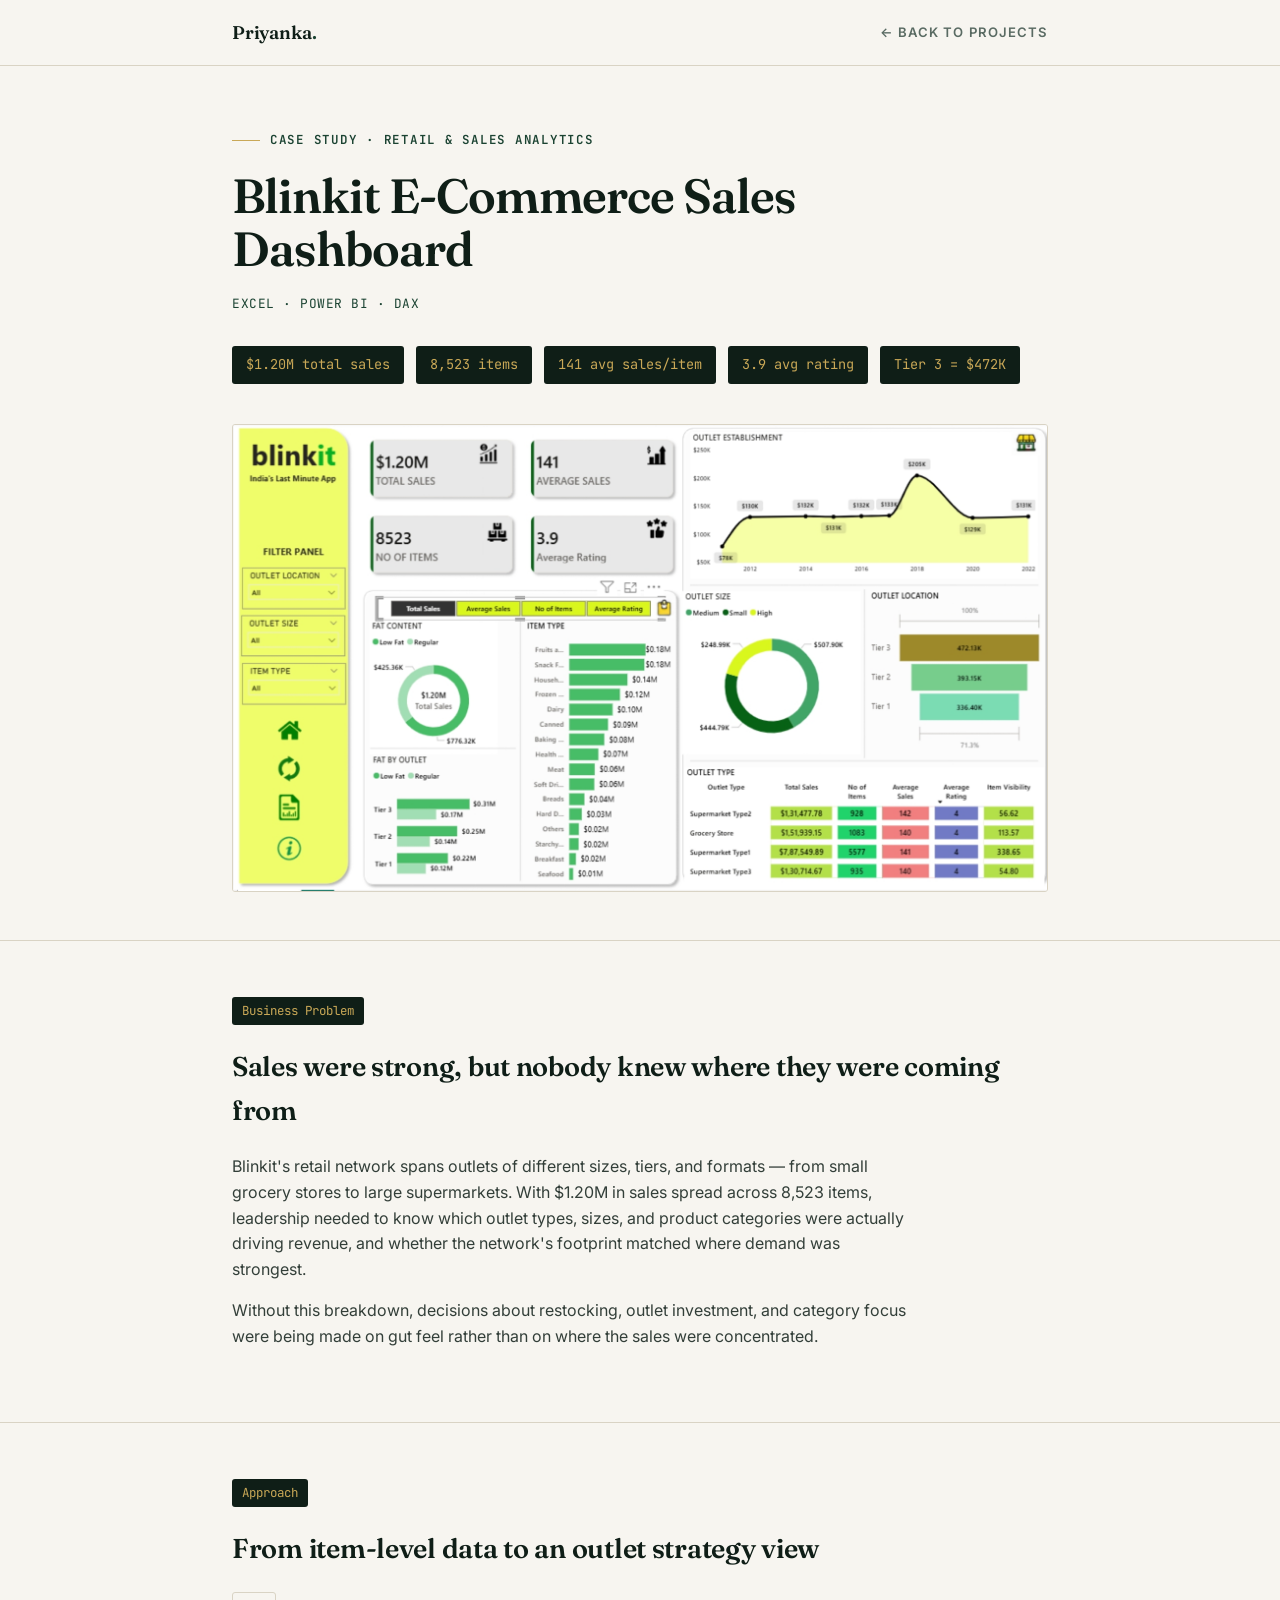
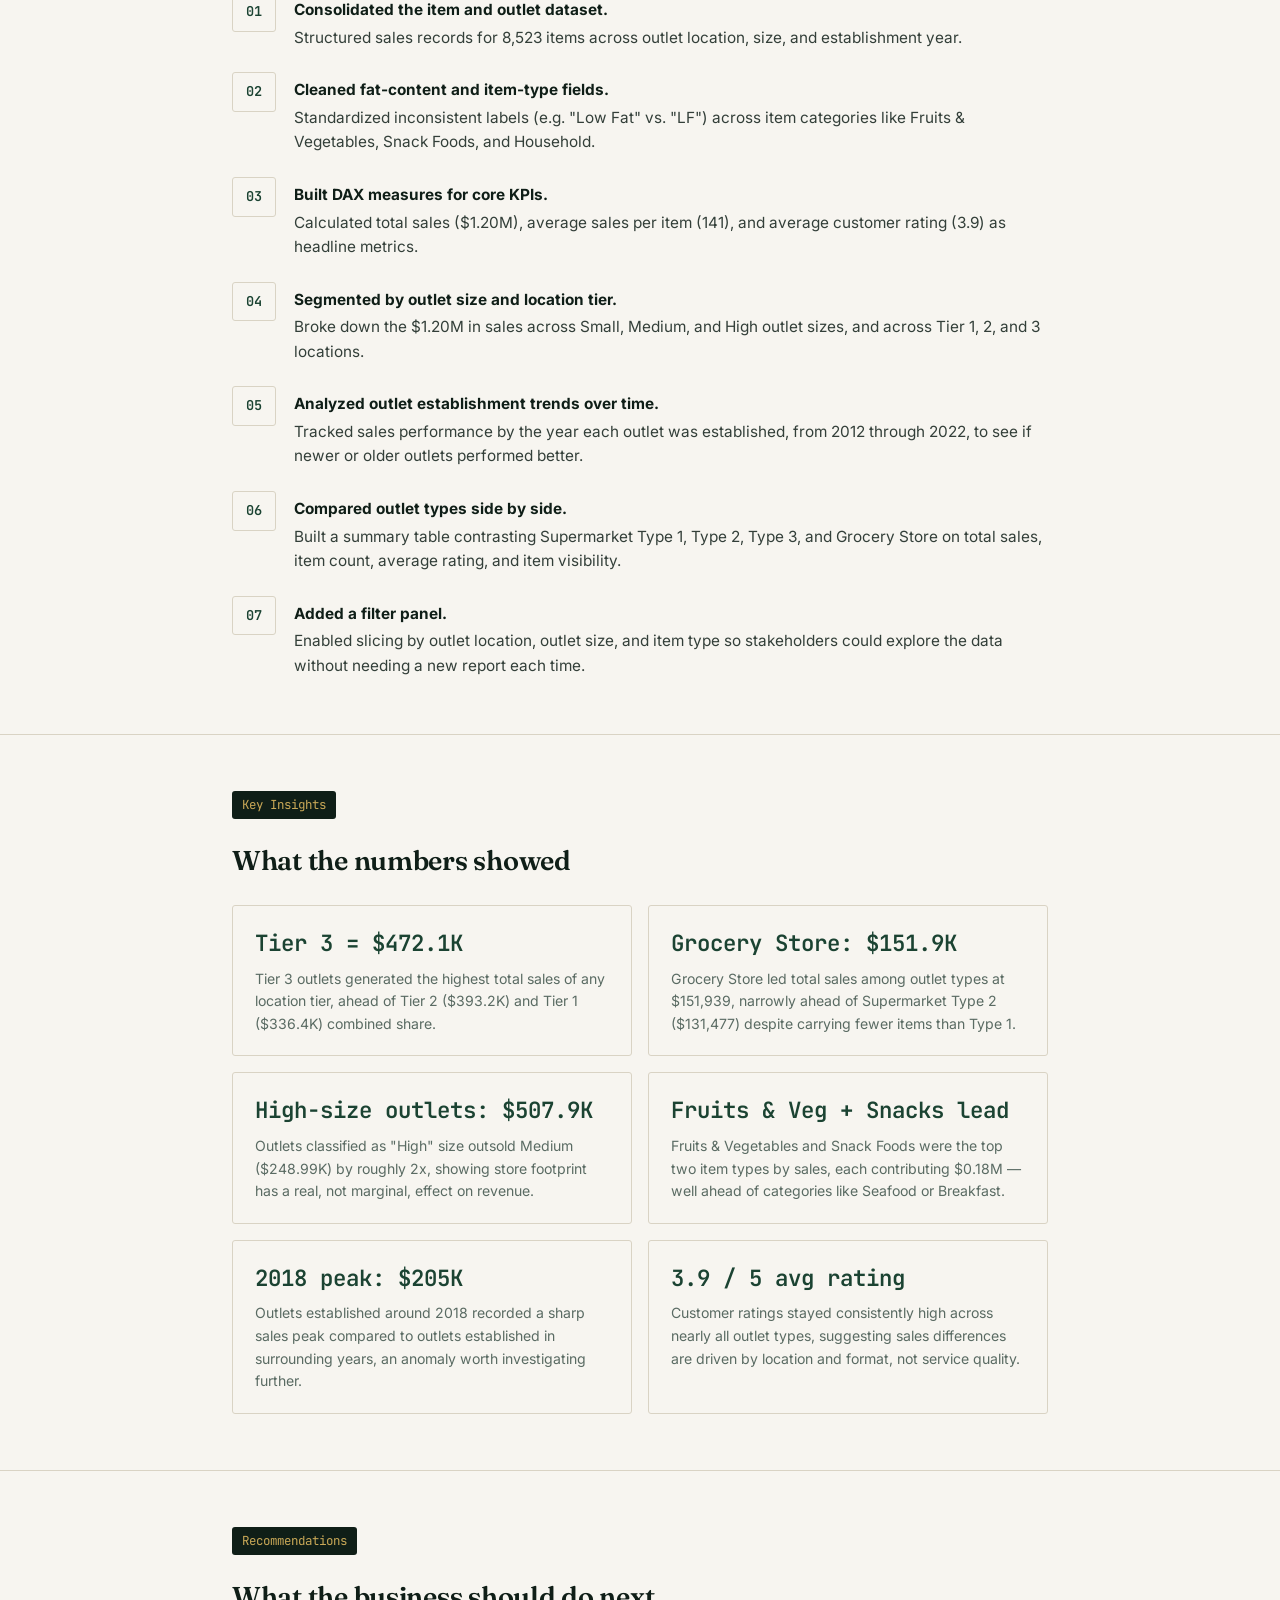
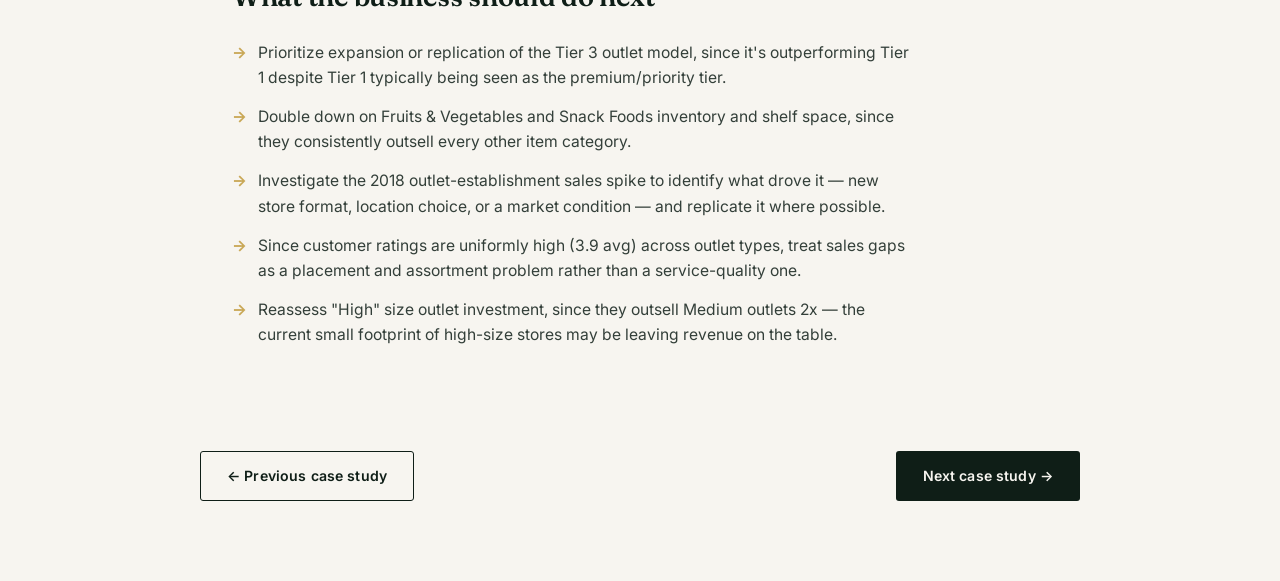
<file: case-study-blinkit.html>
<!DOCTYPE html>
<html lang="en">
<head>
<meta charset="UTF-8">
<meta name="viewport" content="width=device-width, initial-scale=1.0">
<title>Case Study: Blinkit E-Commerce Sales Dashboard — Priyanka Singh</title>
<link rel="preconnect" href="https://fonts.googleapis.com">
<link rel="preconnect" href="https://fonts.gstatic.com" crossorigin>
<link href="https://fonts.googleapis.com/css2?family=Fraunces:opsz,wght@9..144,400;9..144,500;9..144,600;9..144,700&family=Inter:wght@400;500;600;700&family=JetBrains+Mono:wght@400;500;600&display=swap" rel="stylesheet">
<link rel="stylesheet" href="case-study.css">
</head>
<body>

<header class="site-nav">
  <div class="nav-inner">
    <a href="index.html" class="nav-mark">Priyanka<span>.</span></a>
    <a href="index.html#projects" class="back-link">← Back to projects</a>
  </div>
</header>

<main>
  <section class="cs-hero">
    <div class="wrap">
      <p class="cs-eyebrow mono">Case Study · Retail &amp; Sales Analytics</p>
      <h1>Blinkit E-Commerce Sales Dashboard</h1>
      <p class="cs-tools">Excel · Power BI · DAX</p>
      <div class="cs-kpis">
        <span class="cs-kpi">$1.20M total sales</span>
        <span class="cs-kpi">8,523 items</span>
        <span class="cs-kpi">141 avg sales/item</span>
        <span class="cs-kpi">3.9 avg rating</span>
        <span class="cs-kpi">Tier 3 = $472K</span>
      </div>
      <div class="cs-dashboard-img">
        <img src="dashboard-blinkit.png" alt="Blinkit E-Commerce Sales Dashboard full screenshot">
      </div>
    </div>
  </section>

  <section class="cs-section">
    <div class="wrap">
      <span class="cs-section-tag">Business Problem</span>
      <h2>Sales were strong, but nobody knew where they were coming from</h2>
      <p>Blinkit's retail network spans outlets of different sizes, tiers, and formats — from small grocery stores to large supermarkets. With $1.20M in sales spread across 8,523 items, leadership needed to know which outlet types, sizes, and product categories were actually driving revenue, and whether the network's footprint matched where demand was strongest.</p>
      <p>Without this breakdown, decisions about restocking, outlet investment, and category focus were being made on gut feel rather than on where the sales were concentrated.</p>
    </div>
  </section>

  <section class="cs-section">
    <div class="wrap">
      <span class="cs-section-tag">Approach</span>
      <h2>From item-level data to an outlet strategy view</h2>
      <ol class="cs-steps">
        <li><div><strong>Consolidated the item and outlet dataset.</strong> Structured sales records for 8,523 items across outlet location, size, and establishment year.</div></li>
        <li><div><strong>Cleaned fat-content and item-type fields.</strong> Standardized inconsistent labels (e.g. "Low Fat" vs. "LF") across item categories like Fruits &amp; Vegetables, Snack Foods, and Household.</div></li>
        <li><div><strong>Built DAX measures for core KPIs.</strong> Calculated total sales ($1.20M), average sales per item (141), and average customer rating (3.9) as headline metrics.</div></li>
        <li><div><strong>Segmented by outlet size and location tier.</strong> Broke down the $1.20M in sales across Small, Medium, and High outlet sizes, and across Tier 1, 2, and 3 locations.</div></li>
        <li><div><strong>Analyzed outlet establishment trends over time.</strong> Tracked sales performance by the year each outlet was established, from 2012 through 2022, to see if newer or older outlets performed better.</div></li>
        <li><div><strong>Compared outlet types side by side.</strong> Built a summary table contrasting Supermarket Type 1, Type 2, Type 3, and Grocery Store on total sales, item count, average rating, and item visibility.</div></li>
        <li><div><strong>Added a filter panel.</strong> Enabled slicing by outlet location, outlet size, and item type so stakeholders could explore the data without needing a new report each time.</div></li>
      </ol>
    </div>
  </section>

  <section class="cs-section">
    <div class="wrap">
      <span class="cs-section-tag">Key Insights</span>
      <h2>What the numbers showed</h2>
      <div class="cs-insights">
        <div class="cs-insight-card">
          <span class="cs-insight-num">Tier 3 = $472.1K</span>
          <p>Tier 3 outlets generated the highest total sales of any location tier, ahead of Tier 2 ($393.2K) and Tier 1 ($336.4K) combined share.</p>
        </div>
        <div class="cs-insight-card">
          <span class="cs-insight-num">Grocery Store: $151.9K</span>
          <p>Grocery Store led total sales among outlet types at $151,939, narrowly ahead of Supermarket Type 2 ($131,477) despite carrying fewer items than Type 1.</p>
        </div>
        <div class="cs-insight-card">
          <span class="cs-insight-num">High-size outlets: $507.9K</span>
          <p>Outlets classified as "High" size outsold Medium ($248.99K) by roughly 2x, showing store footprint has a real, not marginal, effect on revenue.</p>
        </div>
        <div class="cs-insight-card">
          <span class="cs-insight-num">Fruits &amp; Veg + Snacks lead</span>
          <p>Fruits &amp; Vegetables and Snack Foods were the top two item types by sales, each contributing $0.18M — well ahead of categories like Seafood or Breakfast.</p>
        </div>
        <div class="cs-insight-card">
          <span class="cs-insight-num">2018 peak: $205K</span>
          <p>Outlets established around 2018 recorded a sharp sales peak compared to outlets established in surrounding years, an anomaly worth investigating further.</p>
        </div>
        <div class="cs-insight-card">
          <span class="cs-insight-num">3.9 / 5 avg rating</span>
          <p>Customer ratings stayed consistently high across nearly all outlet types, suggesting sales differences are driven by location and format, not service quality.</p>
        </div>
      </div>
    </div>
  </section>

  <section class="cs-section" style="border-bottom:none;">
    <div class="wrap">
      <span class="cs-section-tag">Recommendations</span>
      <h2>What the business should do next</h2>
      <ul class="cs-reco-list">
        <li>Prioritize expansion or replication of the Tier 3 outlet model, since it's outperforming Tier 1 despite Tier 1 typically being seen as the premium/priority tier.</li>
        <li>Double down on Fruits &amp; Vegetables and Snack Foods inventory and shelf space, since they consistently outsell every other item category.</li>
        <li>Investigate the 2018 outlet-establishment sales spike to identify what drove it — new store format, location choice, or a market condition — and replicate it where possible.</li>
        <li>Since customer ratings are uniformly high (3.9 avg) across outlet types, treat sales gaps as a placement and assortment problem rather than a service-quality one.</li>
        <li>Reassess "High" size outlet investment, since they outsell Medium outlets 2x — the current small footprint of high-size stores may be leaving revenue on the table.</li>
      </ul>
    </div>
  </section>

  <div class="cs-footer-nav wrap">
    <a href="case-study-loans.html" class="btn btn-ghost">← Previous case study</a>
    <a href="case-study-attrition.html" class="btn btn-primary">Next case study →</a>
  </div>
</main>

</body>
</html>
</file>
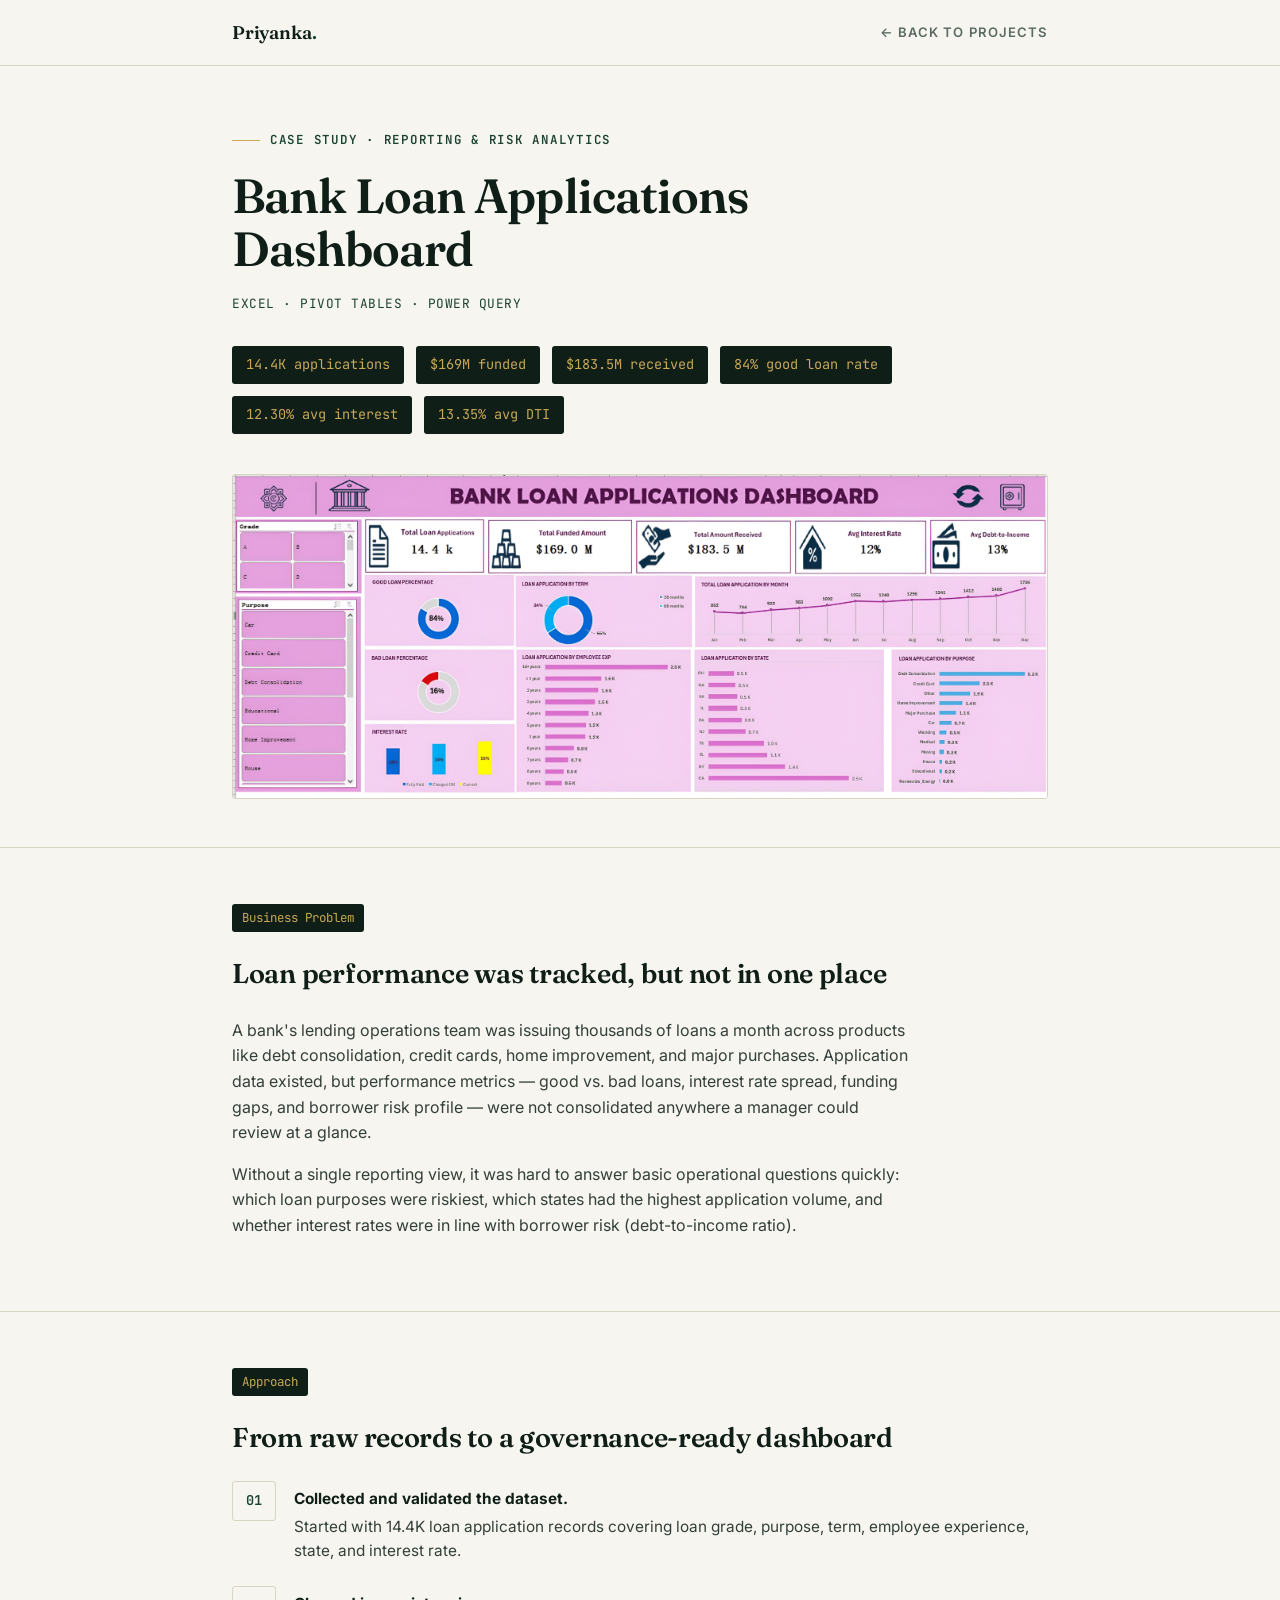
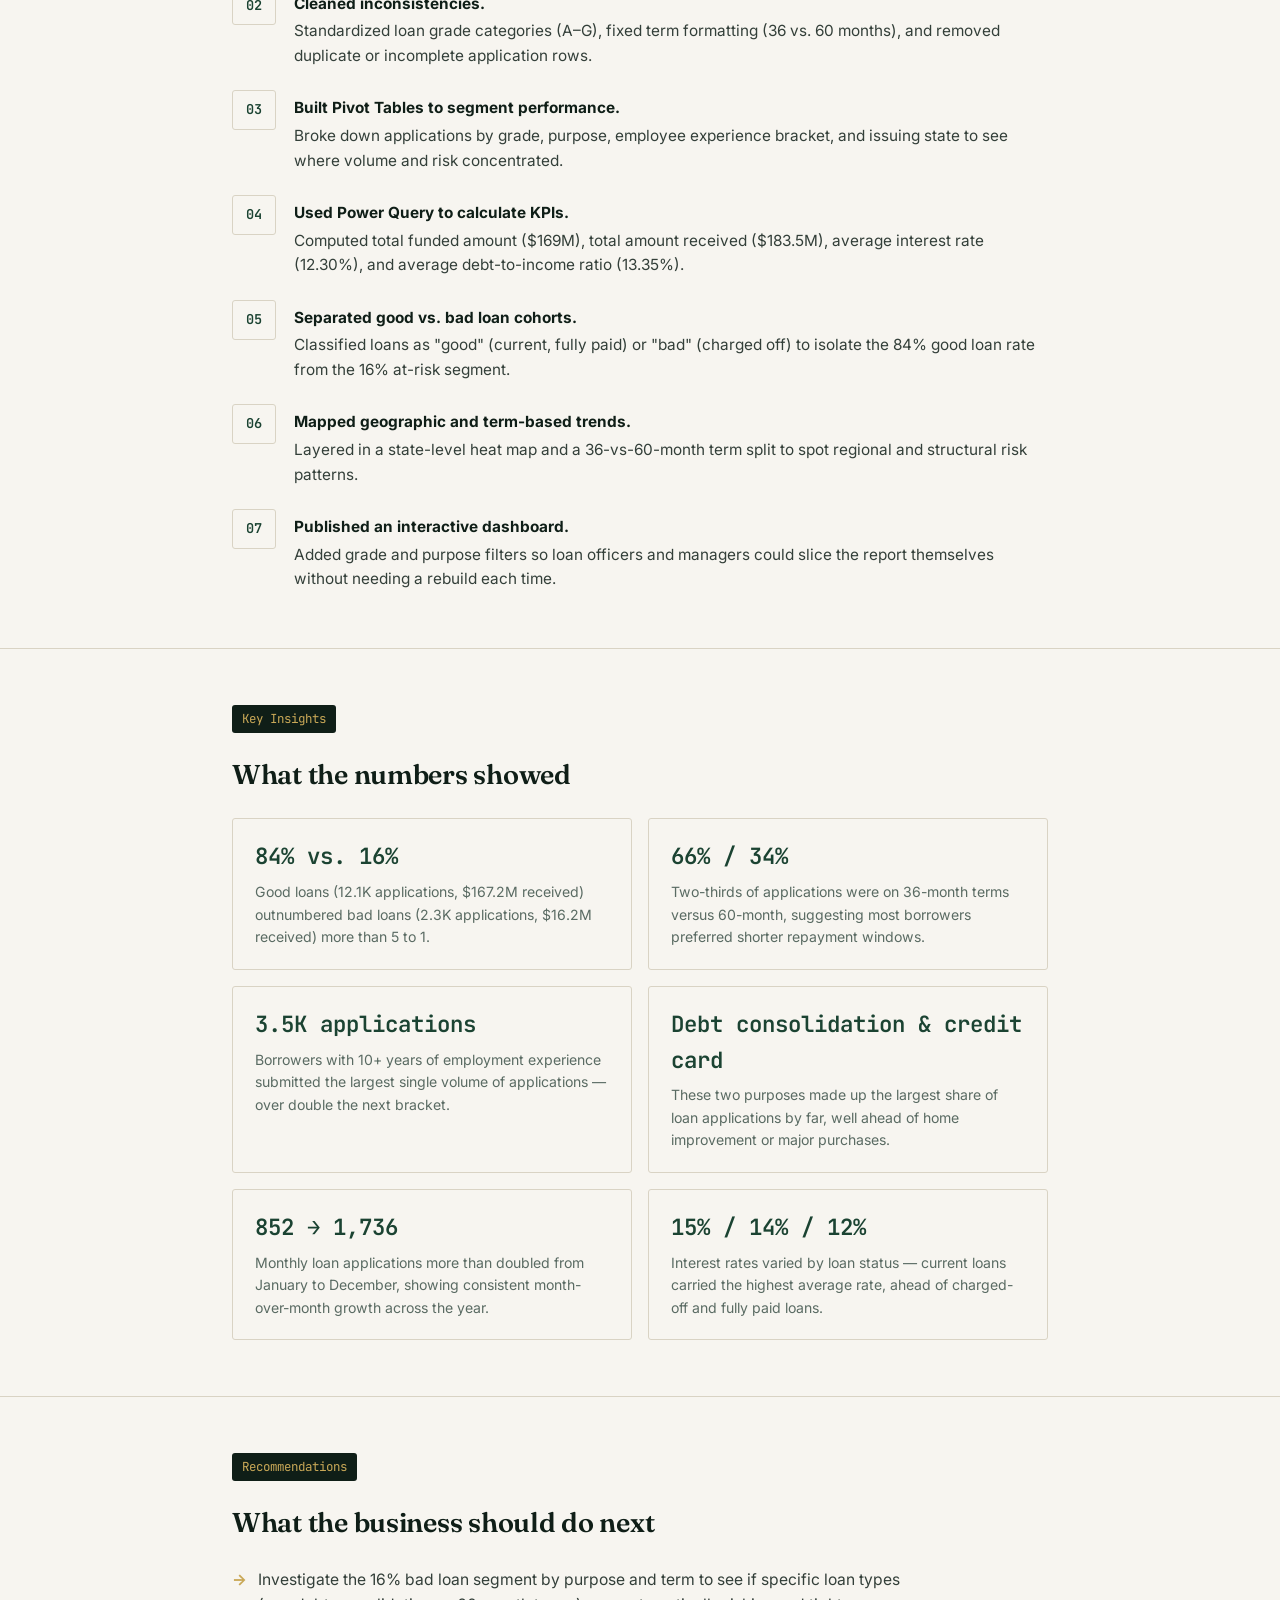
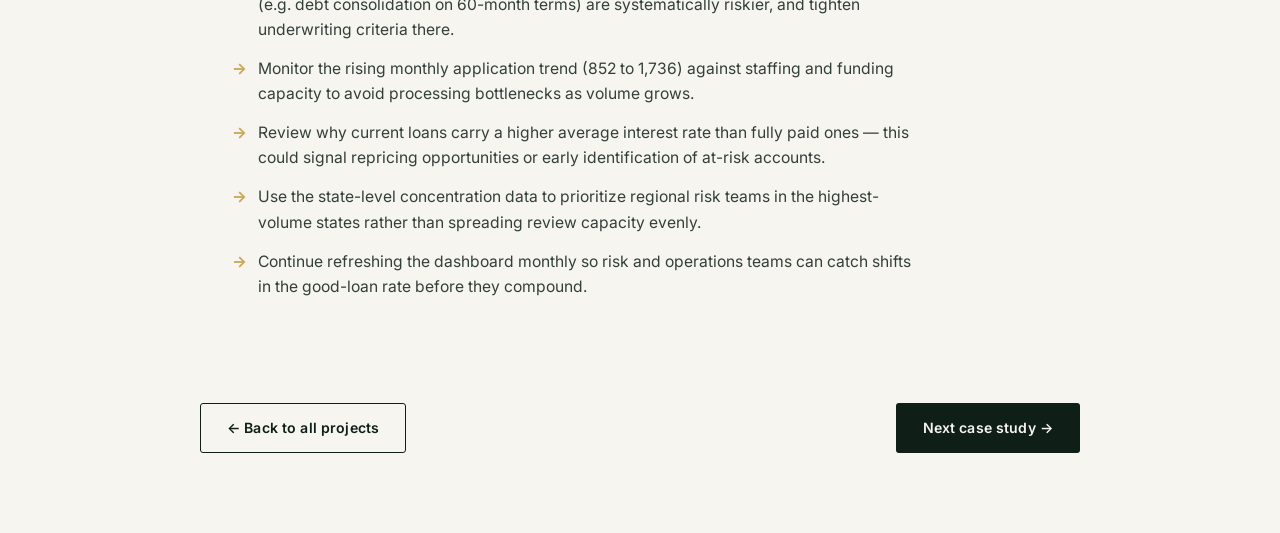
<file: case-study-loans.html>
<!DOCTYPE html>
<html lang="en">
<head>
<meta charset="UTF-8">
<meta name="viewport" content="width=device-width, initial-scale=1.0">
<title>Case Study: Bank Loan Applications Dashboard — Priyanka Singh</title>
<link rel="preconnect" href="https://fonts.googleapis.com">
<link rel="preconnect" href="https://fonts.gstatic.com" crossorigin>
<link href="https://fonts.googleapis.com/css2?family=Fraunces:opsz,wght@9..144,400;9..144,500;9..144,600;9..144,700&family=Inter:wght@400;500;600;700&family=JetBrains+Mono:wght@400;500;600&display=swap" rel="stylesheet">
<link rel="stylesheet" href="case-study.css">
</head>
<body>

<header class="site-nav">
  <div class="nav-inner">
    <a href="index.html" class="nav-mark">Priyanka<span>.</span></a>
    <a href="index.html#projects" class="back-link">← Back to projects</a>
  </div>
</header>

<main>
  <section class="cs-hero">
    <div class="wrap">
      <p class="cs-eyebrow mono">Case Study · Reporting &amp; Risk Analytics</p>
      <h1>Bank Loan Applications Dashboard</h1>
      <p class="cs-tools">Excel · Pivot Tables · Power Query</p>
      <div class="cs-kpis">
        <span class="cs-kpi">14.4K applications</span>
        <span class="cs-kpi">$169M funded</span>
        <span class="cs-kpi">$183.5M received</span>
        <span class="cs-kpi">84% good loan rate</span>
        <span class="cs-kpi">12.30% avg interest</span>
        <span class="cs-kpi">13.35% avg DTI</span>
      </div>
      <div class="cs-dashboard-img">
        <img src="dashboard-loans.png" alt="Bank Loan Applications Dashboard full screenshot">
      </div>
    </div>
  </section>

  <section class="cs-section">
    <div class="wrap">
      <span class="cs-section-tag">Business Problem</span>
      <h2>Loan performance was tracked, but not in one place</h2>
      <p>A bank's lending operations team was issuing thousands of loans a month across products like debt consolidation, credit cards, home improvement, and major purchases. Application data existed, but performance metrics — good vs. bad loans, interest rate spread, funding gaps, and borrower risk profile — were not consolidated anywhere a manager could review at a glance.</p>
      <p>Without a single reporting view, it was hard to answer basic operational questions quickly: which loan purposes were riskiest, which states had the highest application volume, and whether interest rates were in line with borrower risk (debt-to-income ratio).</p>
    </div>
  </section>

  <section class="cs-section">
    <div class="wrap">
      <span class="cs-section-tag">Approach</span>
      <h2>From raw records to a governance-ready dashboard</h2>
      <ol class="cs-steps">
        <li><div><strong>Collected and validated the dataset.</strong> Started with 14.4K loan application records covering loan grade, purpose, term, employee experience, state, and interest rate.</div></li>
        <li><div><strong>Cleaned inconsistencies.</strong> Standardized loan grade categories (A–G), fixed term formatting (36 vs. 60 months), and removed duplicate or incomplete application rows.</div></li>
        <li><div><strong>Built Pivot Tables to segment performance.</strong> Broke down applications by grade, purpose, employee experience bracket, and issuing state to see where volume and risk concentrated.</div></li>
        <li><div><strong>Used Power Query to calculate KPIs.</strong> Computed total funded amount ($169M), total amount received ($183.5M), average interest rate (12.30%), and average debt-to-income ratio (13.35%).</div></li>
        <li><div><strong>Separated good vs. bad loan cohorts.</strong> Classified loans as "good" (current, fully paid) or "bad" (charged off) to isolate the 84% good loan rate from the 16% at-risk segment.</div></li>
        <li><div><strong>Mapped geographic and term-based trends.</strong> Layered in a state-level heat map and a 36-vs-60-month term split to spot regional and structural risk patterns.</div></li>
        <li><div><strong>Published an interactive dashboard.</strong> Added grade and purpose filters so loan officers and managers could slice the report themselves without needing a rebuild each time.</div></li>
      </ol>
    </div>
  </section>

  <section class="cs-section">
    <div class="wrap">
      <span class="cs-section-tag">Key Insights</span>
      <h2>What the numbers showed</h2>
      <div class="cs-insights">
        <div class="cs-insight-card">
          <span class="cs-insight-num">84% vs. 16%</span>
          <p>Good loans (12.1K applications, $167.2M received) outnumbered bad loans (2.3K applications, $16.2M received) more than 5 to 1.</p>
        </div>
        <div class="cs-insight-card">
          <span class="cs-insight-num">66% / 34%</span>
          <p>Two-thirds of applications were on 36-month terms versus 60-month, suggesting most borrowers preferred shorter repayment windows.</p>
        </div>
        <div class="cs-insight-card">
          <span class="cs-insight-num">3.5K applications</span>
          <p>Borrowers with 10+ years of employment experience submitted the largest single volume of applications — over double the next bracket.</p>
        </div>
        <div class="cs-insight-card">
          <span class="cs-insight-num">Debt consolidation &amp; credit card</span>
          <p>These two purposes made up the largest share of loan applications by far, well ahead of home improvement or major purchases.</p>
        </div>
        <div class="cs-insight-card">
          <span class="cs-insight-num">852 → 1,736</span>
          <p>Monthly loan applications more than doubled from January to December, showing consistent month-over-month growth across the year.</p>
        </div>
        <div class="cs-insight-card">
          <span class="cs-insight-num">15% / 14% / 12%</span>
          <p>Interest rates varied by loan status — current loans carried the highest average rate, ahead of charged-off and fully paid loans.</p>
        </div>
      </div>
    </div>
  </section>

  <section class="cs-section" style="border-bottom:none;">
    <div class="wrap">
      <span class="cs-section-tag">Recommendations</span>
      <h2>What the business should do next</h2>
      <ul class="cs-reco-list">
        <li>Investigate the 16% bad loan segment by purpose and term to see if specific loan types (e.g. debt consolidation on 60-month terms) are systematically riskier, and tighten underwriting criteria there.</li>
        <li>Monitor the rising monthly application trend (852 to 1,736) against staffing and funding capacity to avoid processing bottlenecks as volume grows.</li>
        <li>Review why current loans carry a higher average interest rate than fully paid ones — this could signal repricing opportunities or early identification of at-risk accounts.</li>
        <li>Use the state-level concentration data to prioritize regional risk teams in the highest-volume states rather than spreading review capacity evenly.</li>
        <li>Continue refreshing the dashboard monthly so risk and operations teams can catch shifts in the good-loan rate before they compound.</li>
      </ul>
    </div>
  </section>

  <div class="cs-footer-nav wrap">
    <a href="index.html#projects" class="btn btn-ghost">← Back to all projects</a>
    <a href="case-study-blinkit.html" class="btn btn-primary">Next case study →</a>
  </div>
</main>

</body>
</html>
</file>
<file: case-study.css>
:root {
  --ink: #0F1E17;
  --paper: #F7F5F0;
  --paper-dim: #EFEBE1;
  --forest: #1B4332;
  --forest-light: #2D6A4F;
  --gold: #C9A857;
  --sage: #5A6B63;
  --line: #D9D3C4;
  --radius: 3px;
}

* { margin: 0; padding: 0; box-sizing: border-box; }
html { scroll-behavior: smooth; }

body {
  background: var(--paper);
  color: var(--ink);
  font-family: 'Inter', sans-serif;
  line-height: 1.6;
  -webkit-font-smoothing: antialiased;
}

a { color: inherit; text-decoration: none; }
::selection { background: var(--gold); color: var(--ink); }

.mono { font-family: 'JetBrains Mono', monospace; letter-spacing: 0.02em; }

.wrap {
  max-width: 880px;
  margin: 0 auto;
  padding: 0 32px;
}

a:focus-visible, button:focus-visible {
  outline: 2px solid var(--forest-light);
  outline-offset: 3px;
}

/* Nav */
header.site-nav {
  position: sticky;
  top: 0;
  z-index: 50;
  background: rgba(247, 245, 240, 0.92);
  backdrop-filter: blur(8px);
  border-bottom: 1px solid var(--line);
}

.nav-inner {
  display: flex;
  align-items: center;
  justify-content: space-between;
  padding: 18px 32px;
  max-width: 880px;
  margin: 0 auto;
}

.nav-mark {
  font-family: 'Fraunces', serif;
  font-weight: 600;
  font-size: 1.15rem;
  letter-spacing: -0.01em;
}
.nav-mark span { color: var(--forest); }

.back-link {
  font-size: 0.82rem;
  text-transform: uppercase;
  letter-spacing: 0.08em;
  font-weight: 600;
  color: var(--sage);
  transition: color 0.2s ease;
}
.back-link:hover { color: var(--forest); }

/* Hero */
.cs-hero {
  padding: 64px 0 48px;
  border-bottom: 1px solid var(--line);
}

.cs-eyebrow {
  font-size: 0.78rem;
  text-transform: uppercase;
  letter-spacing: 0.14em;
  color: var(--forest);
  font-weight: 600;
  display: flex;
  align-items: center;
  gap: 10px;
  margin-bottom: 20px;
}
.cs-eyebrow::before {
  content: '';
  width: 28px;
  height: 1px;
  background: var(--gold);
}

.cs-hero h1 {
  font-family: 'Fraunces', serif;
  font-weight: 600;
  font-size: clamp(2rem, 4.5vw, 3rem);
  line-height: 1.1;
  letter-spacing: -0.02em;
  max-width: 700px;
}

.cs-tools {
  margin-top: 18px;
  font-family: 'JetBrains Mono', monospace;
  font-size: 0.8rem;
  color: var(--forest);
  text-transform: uppercase;
  letter-spacing: 0.04em;
}

.cs-kpis {
  margin-top: 32px;
  display: flex;
  gap: 12px;
  flex-wrap: wrap;
}

.cs-kpi {
  font-family: 'JetBrains Mono', monospace;
  font-size: 0.85rem;
  background: var(--ink);
  color: var(--gold);
  padding: 8px 14px;
  border-radius: var(--radius);
}

/* Sections */
.cs-section {
  padding: 56px 0;
  border-bottom: 1px solid var(--line);
}

.cs-section-tag {
  font-family: 'JetBrains Mono', monospace;
  font-size: 0.78rem;
  color: var(--gold);
  background: var(--ink);
  padding: 4px 10px;
  border-radius: var(--radius);
  display: inline-block;
  margin-bottom: 20px;
}

.cs-section h2 {
  font-family: 'Fraunces', serif;
  font-weight: 600;
  font-size: 1.7rem;
  letter-spacing: -0.01em;
  margin-bottom: 22px;
}

.cs-section p {
  font-size: 1rem;
  color: #333f39;
  max-width: 68ch;
  margin-bottom: 16px;
}

.cs-steps {
  counter-reset: step;
  list-style: none;
  display: flex;
  flex-direction: column;
  gap: 22px;
}

.cs-steps li {
  display: grid;
  grid-template-columns: 44px 1fr;
  gap: 18px;
  align-items: start;
}

.cs-steps li::before {
  counter-increment: step;
  content: counter(step, decimal-leading-zero);
  font-family: 'JetBrains Mono', monospace;
  font-size: 0.85rem;
  font-weight: 600;
  color: var(--forest);
  border: 1px solid var(--line);
  border-radius: var(--radius);
  padding: 8px 0;
  text-align: center;
}

.cs-steps li div {
  font-size: 0.96rem;
  color: #333f39;
  padding-top: 6px;
}

.cs-steps li strong {
  display: block;
  font-weight: 700;
  color: var(--ink);
  margin-bottom: 3px;
}

.cs-insights {
  display: grid;
  grid-template-columns: repeat(2, 1fr);
  gap: 16px;
}

.cs-insight-card {
  border: 1px solid var(--line);
  padding: 20px 22px;
  border-radius: var(--radius);
  background: var(--paper);
}

.cs-insight-num {
  font-family: 'JetBrains Mono', monospace;
  font-size: 1.4rem;
  font-weight: 600;
  color: var(--forest);
  display: block;
}

.cs-insight-card p {
  margin-top: 6px;
  margin-bottom: 0;
  font-size: 0.88rem;
  color: var(--sage);
}

.cs-reco-list {
  list-style: none;
  display: flex;
  flex-direction: column;
  gap: 14px;
}

.cs-reco-list li {
  padding-left: 26px;
  position: relative;
  font-size: 0.98rem;
  color: #333f39;
  max-width: 68ch;
}

.cs-reco-list li::before {
  content: '→';
  position: absolute;
  left: 0;
  color: var(--gold);
  font-weight: 700;
}

.cs-dashboard-img {
  margin-top: 40px;
  border-radius: var(--radius);
  border: 1px solid var(--line);
  overflow: hidden;
  background: var(--ink);
}

.cs-dashboard-img img {
  width: 100%;
  height: auto;
  display: block;
}

/* Footer nav */
.cs-footer-nav {
  padding: 48px 0 80px;
  display: flex;
  justify-content: space-between;
  align-items: center;
  flex-wrap: wrap;
  gap: 16px;
}

.btn {
  display: inline-flex;
  align-items: center;
  gap: 8px;
  padding: 13px 26px;
  border-radius: var(--radius);
  font-size: 0.88rem;
  font-weight: 600;
  letter-spacing: 0.01em;
  transition: all 0.2s ease;
  border: 1px solid transparent;
}
.btn-primary { background: var(--ink); color: var(--paper); }
.btn-primary:hover { background: var(--forest); }
.btn-ghost { border-color: var(--ink); color: var(--ink); }
.btn-ghost:hover { background: var(--ink); color: var(--paper); }

@media (max-width: 640px) {
  .wrap, .nav-inner { padding-left: 20px; padding-right: 20px; }
  .cs-insights { grid-template-columns: 1fr; }
  .cs-steps li { grid-template-columns: 36px 1fr; }
  .cs-footer-nav { flex-direction: column; align-items: flex-start; }
}
</file>
